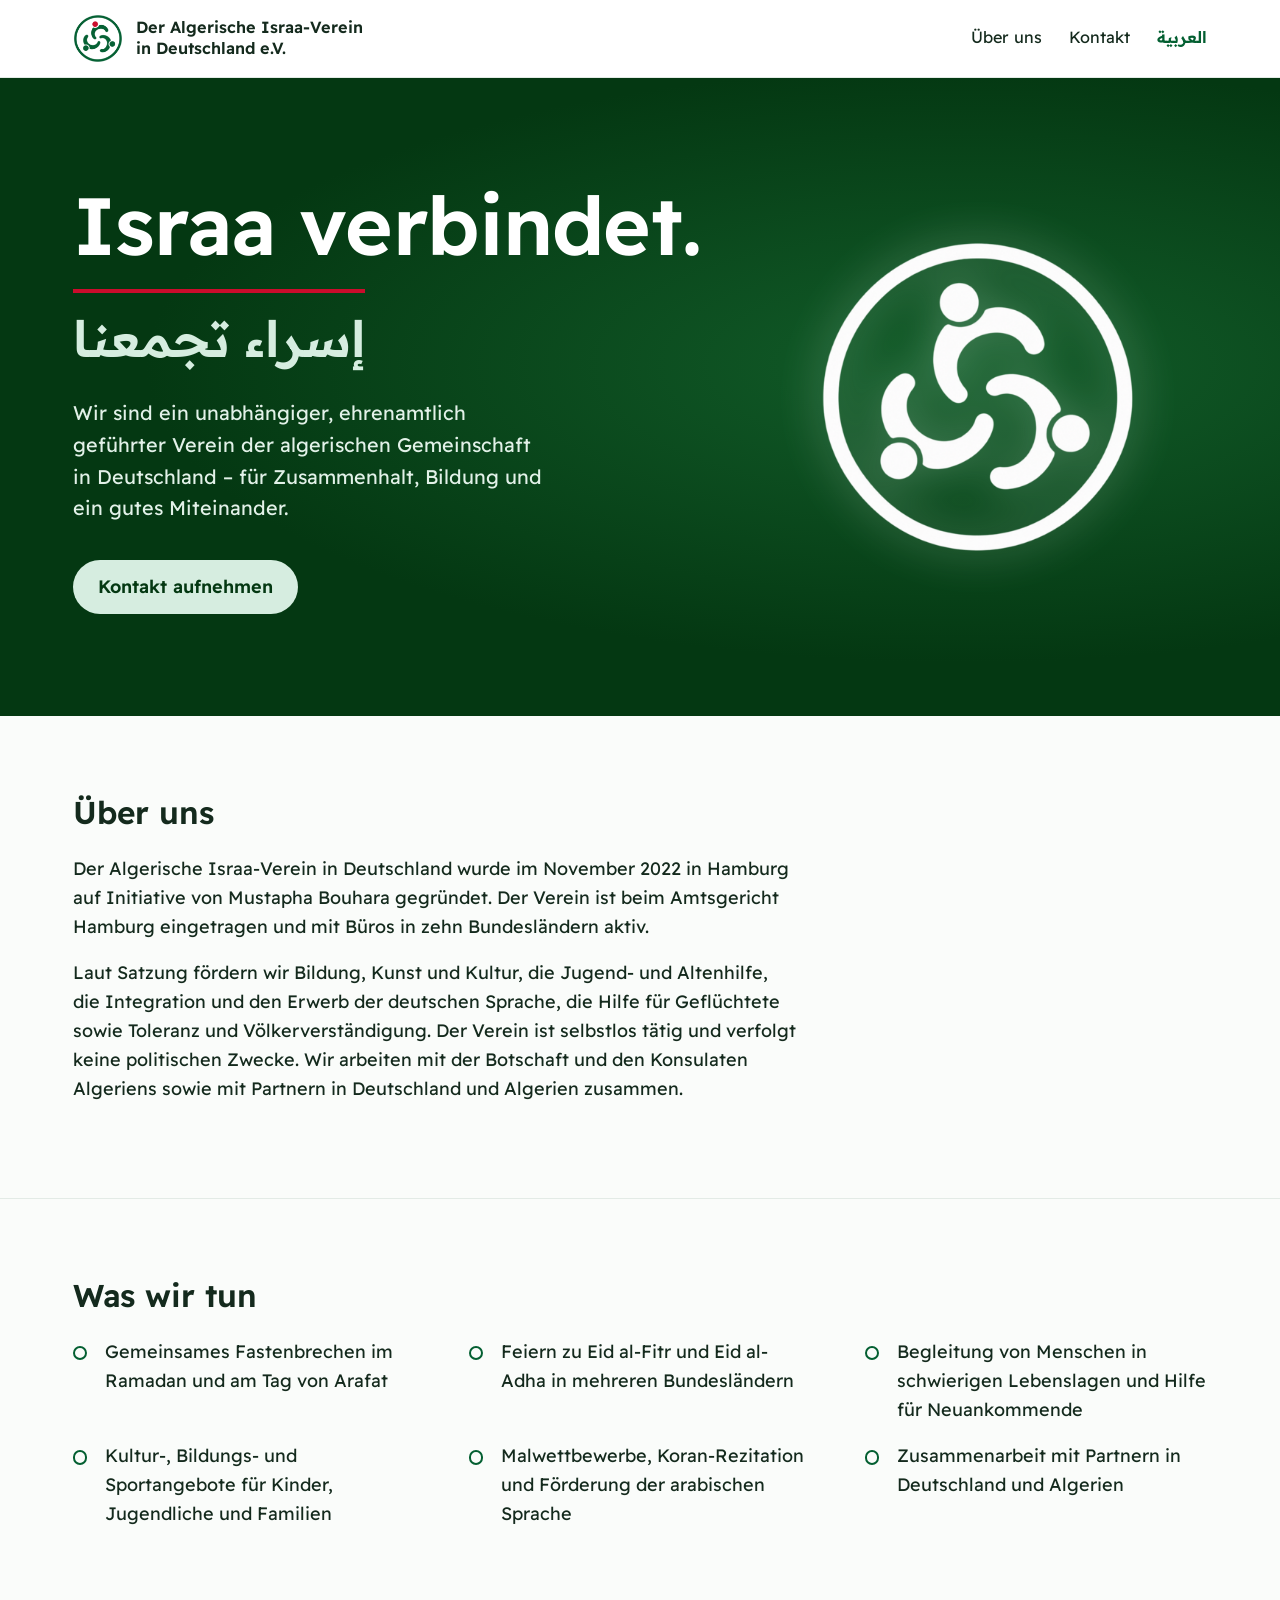
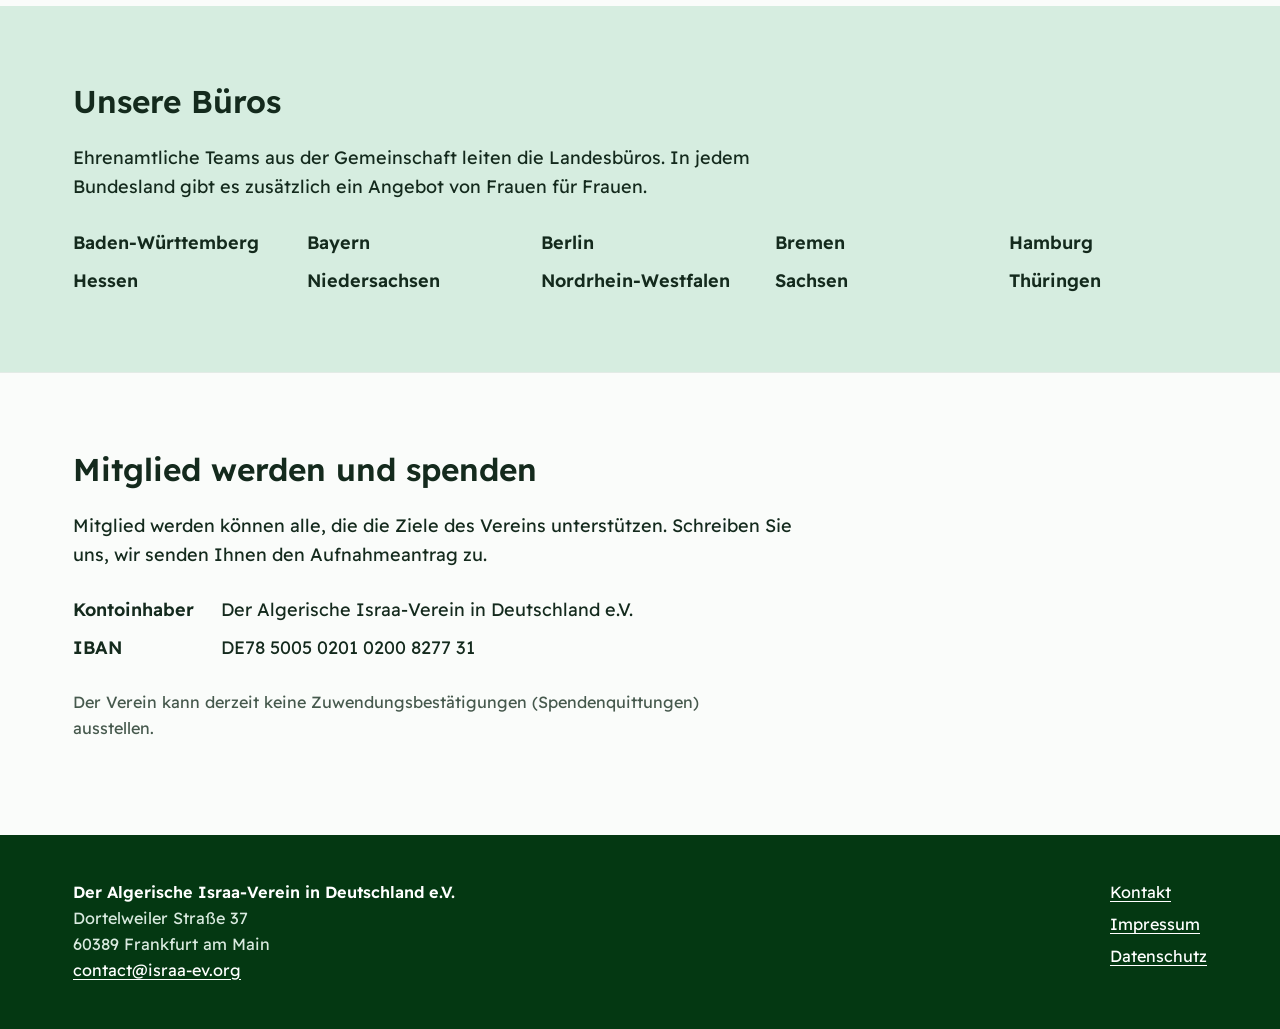
<file: docs/index.html>
<!doctype html>
<html lang="de" dir="ltr">
<head>
  <meta charset="utf-8">
  <meta name="viewport" content="width=device-width, initial-scale=1">
  <title>Der Algerische Israa-Verein in Deutschland e.V.</title>
  <meta name="description" content="Verein der algerischen Gemeinschaft in Deutschland (Sitz: Hamburg, Geschäftsstelle: Frankfurt am Main): Kultur, Bildung, Integration und gegenseitige Hilfe.">
  <link rel="canonical" href="https://israa-ev.org/">
  <link rel="alternate" hreflang="de" href="https://israa-ev.org/">
  <link rel="alternate" hreflang="ar" href="https://israa-ev.org/ar/">
  <link rel="alternate" hreflang="x-default" href="https://israa-ev.org/">
  <meta property="og:type" content="website">
  <meta property="og:site_name" content="Der Algerische Israa-Verein in Deutschland e.V.">
  <meta property="og:title" content="Der Algerische Israa-Verein in Deutschland e.V.">
  <meta property="og:description" content="Verein der algerischen Gemeinschaft in Deutschland (Sitz: Hamburg, Geschäftsstelle: Frankfurt am Main): Kultur, Bildung, Integration und gegenseitige Hilfe.">
  <meta property="og:url" content="https://israa-ev.org/">
  <meta property="og:locale" content="de_DE">
  <meta property="og:locale:alternate" content="ar_AR">
  <meta property="og:image" content="https://israa-ev.org/assets/img/og-image.jpg">
  <meta property="og:image:width" content="1200">
  <meta property="og:image:height" content="630">
  <meta property="og:image:alt" content="Logo des Israa-Vereins mit dem Motto „Israa verbindet.“ und „إسراء تجمعنا“">
  <meta name="twitter:card" content="summary_large_image">
  <link rel="icon" href="assets/img/favicon.png" type="image/png">
  <link rel="apple-touch-icon" href="assets/img/apple-touch-icon.png">
  <link rel="stylesheet" href="assets/css/style.css">
  <script type="application/ld+json">
  {
    "@context": "https://schema.org",
    "@type": "NGO",
    "name": "Der Algerische Israa-Verein in Deutschland e.V.",
    "legalName": "Der Algerische Israa-Verein in Deutschland e.V.",
    "url": "https://israa-ev.org/",
    "logo": "https://israa-ev.org/assets/img/emblem.png",
    "alternateName": ["AIVD", "جمعية إسراء الجزائرية في ألمانيا"],
    "foundingDate": "2022-11",
    "identifier": "Amtsgericht Hamburg, VR 25696",
    "email": "contact@israa-ev.org",
    "sameAs": ["https://www.facebook.com/profile.php?id=100087489116377"],
    "address": {
      "@type": "PostalAddress",
      "streetAddress": "Dortelweiler Straße 37",
      "postalCode": "60389",
      "addressLocality": "Frankfurt am Main",
      "addressRegion": "Hessen",
      "addressCountry": "DE"
    }
  }
  </script>
</head>
<body>
  <a class="skip" href="#inhalt">Zum Inhalt springen</a>

  <header class="site-header">
    <div class="wrap">
      <a class="brand" href="index.html">
        <img src="assets/img/emblem.png" alt="" width="44" height="44">
        <span>Der Algerische Israa-Verein in Deutschland e.V.</span>
      </a>
      <nav class="site-nav" aria-label="Hauptnavigation">
        <ul>
          <li><a href="#ueber-uns">Über uns</a></li>
          <li><a href="kontakt.html">Kontakt</a></li>
          <li class="lang"><a href="ar/index.html" lang="ar" hreflang="ar">العربية</a></li>
        </ul>
      </nav>
    </div>
  </header>

  <main id="inhalt">
    <div class="hero">
      <div class="wrap">
        <div>
          <h1 class="motto">Israa verbindet.<span class="motto-other" lang="ar" dir="rtl">إسراء تجمعنا</span></h1>
          <p>Wir sind ein unabhängiger, ehrenamtlich geführter Verein der algerischen Gemeinschaft in Deutschland – für Zusammenhalt, Bildung und ein gutes Miteinander.</p>
          <a class="button" href="kontakt.html">Kontakt aufnehmen</a>
        </div>
        <img class="hero-logo" src="assets/img/emblem-white.png" alt="Logo des Israa-Vereins" width="440" height="440">
      </div>
    </div>

    <section id="ueber-uns">
      <div class="wrap prose">
        <h2>Über uns</h2>
        <p>Der Algerische Israa-Verein in Deutschland wurde im November 2022 in Hamburg auf Initiative von Mustapha Bouhara gegründet. Der Verein ist beim Amtsgericht Hamburg eingetragen und mit Büros in zehn Bundesländern aktiv.</p>
        <p>Laut Satzung fördern wir Bildung, Kunst und Kultur, die Jugend- und Altenhilfe, die Integration und den Erwerb der deutschen Sprache, die Hilfe für Geflüchtete sowie Toleranz und Völkerverständigung. Der Verein ist selbstlos tätig und verfolgt keine politischen Zwecke. Wir arbeiten mit der Botschaft und den Konsulaten Algeriens sowie mit Partnern in Deutschland und Algerien zusammen.</p>
      </div>
    </section>

    <section>
      <div class="wrap">
        <h2>Was wir tun</h2>
        <ul class="rings">
          <li>Gemeinsames Fastenbrechen im Ramadan und am Tag von Arafat</li>
          <li>Feiern zu Eid al-Fitr und Eid al-Adha in mehreren Bundesländern</li>
          <li>Begleitung von Menschen in schwierigen Lebenslagen und Hilfe für Neuankommende</li>
          <li>Kultur-, Bildungs- und Sportangebote für Kinder, Jugendliche und Familien</li>
          <li>Malwettbewerbe, Koran-Rezitation und Förderung der arabischen Sprache</li>
          <li>Zusammenarbeit mit Partnern in Deutschland und Algerien</li>
        </ul>
      </div>
    </section>

    <section class="band">
      <div class="wrap">
        <h2>Unsere Büros</h2>
        <p class="lede">Ehrenamtliche Teams aus der Gemeinschaft leiten die Landesbüros. In jedem Bundesland gibt es zusätzlich ein Angebot von Frauen für Frauen.</p>
        <ul class="offices">
          <li>Baden-Württemberg</li>
          <li>Bayern</li>
          <li>Berlin</li>
          <li>Bremen</li>
          <li>Hamburg</li>
          <li>Hessen</li>
          <li>Niedersachsen</li>
          <li>Nordrhein-Westfalen</li>
          <li>Sachsen</li>
          <li>Thüringen</li>
        </ul>
      </div>
    </section>

    <section id="unterstuetzen">
      <div class="wrap prose">
        <h2>Mitglied werden und spenden</h2>
        <p>Mitglied werden können alle, die die Ziele des Vereins unterstützen. Schreiben Sie uns, wir senden Ihnen den Aufnahmeantrag zu.</p>
        <dl class="facts">
          <dt>Kontoinhaber</dt>
          <dd>Der Algerische Israa-Verein in Deutschland e.V.</dd>
          <dt>IBAN</dt>
          <dd>DE78 5005 0201 0200 8277 31</dd>
        </dl>
        <p class="note">Der Verein kann derzeit keine Zuwendungsbestätigungen (Spendenquittungen) ausstellen.</p>
      </div>
    </section>
  </main>

  <footer class="site-footer">
    <div class="wrap">
      <address>
        <strong>Der Algerische Israa-Verein in Deutschland e.V.</strong><br>
        Dortelweiler Straße 37<br>
        60389 Frankfurt am Main<br>
        <a href="mailto:contact@israa-ev.org">contact@israa-ev.org</a>
      </address>
      <nav aria-label="Rechtliches">
        <ul>
          <li><a href="kontakt.html">Kontakt</a></li>
          <li><a href="impressum.html">Impressum</a></li>
          <li><a href="datenschutz.html">Datenschutz</a></li>
        </ul>
      </nav>
    </div>
  </footer>
</body>
</html>
</file>
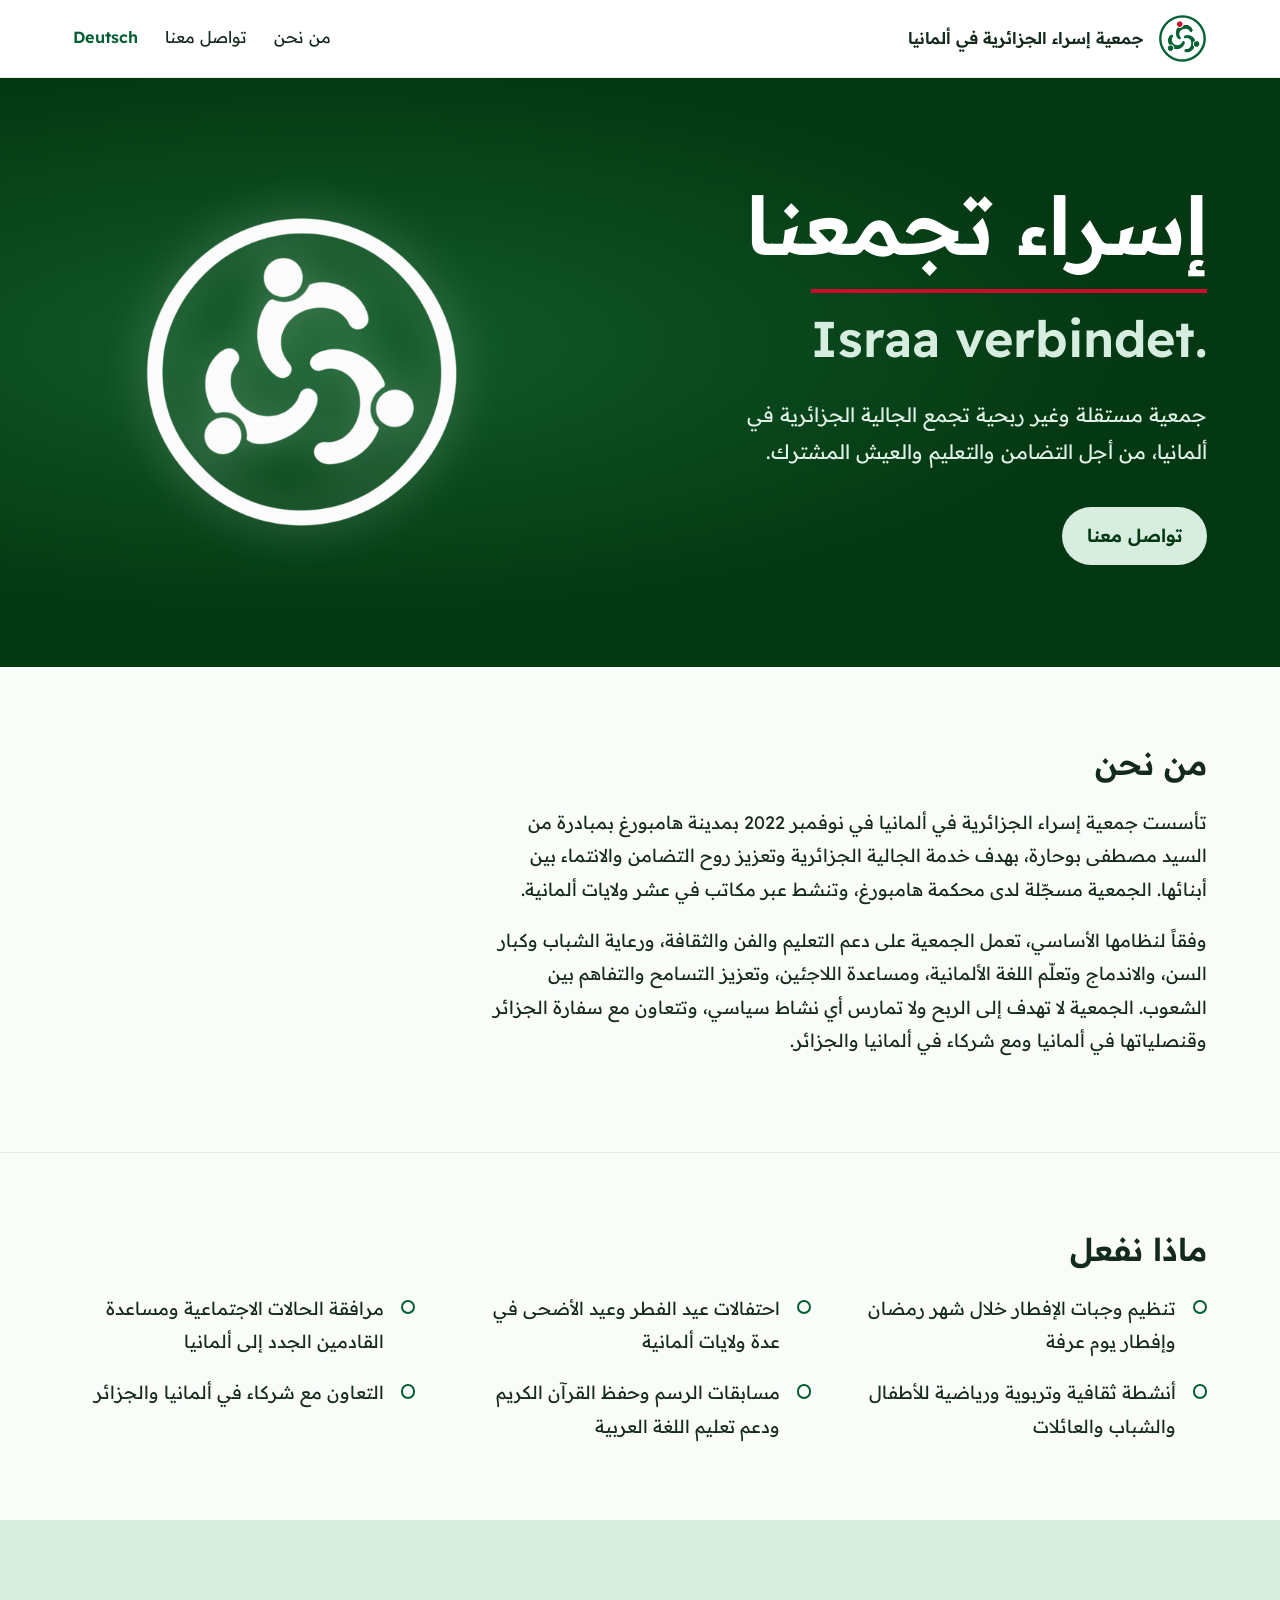
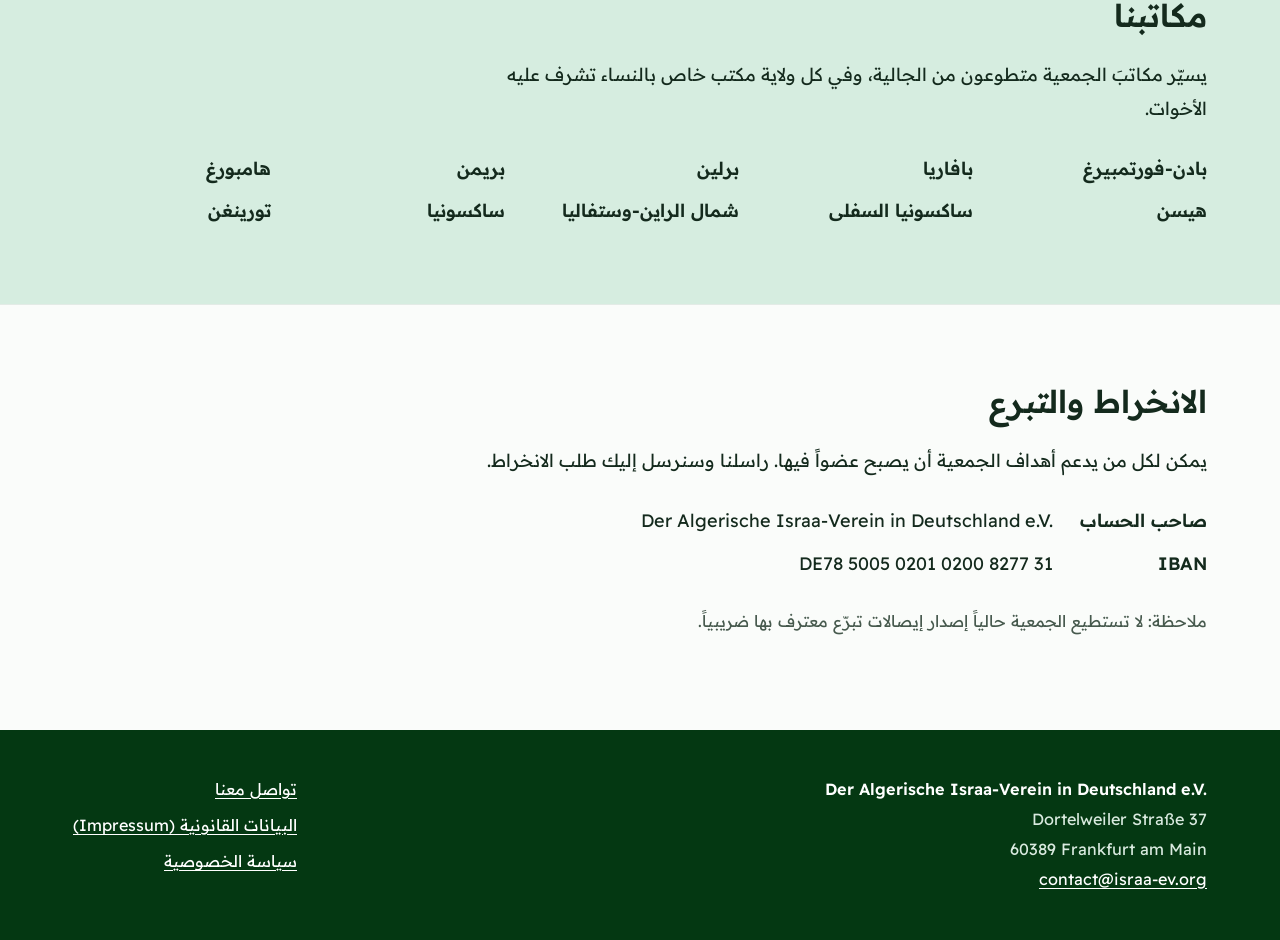
<file: docs/ar/index.html>
<!doctype html>
<html lang="ar" dir="rtl">
<head>
  <meta charset="utf-8">
  <meta name="viewport" content="width=device-width, initial-scale=1">
  <title>جمعية إسراء الجزائرية في ألمانيا</title>
  <meta name="description" content="جمعية مستقلة وغير ربحية للجالية الجزائرية في ألمانيا، مقرها القانوني هامبورغ ومكتبها الإداري في فرانكفورت أم ماين: ثقافة، تعليم، اندماج وتضامن.">
  <link rel="canonical" href="https://israa-ev.org/ar/">
  <link rel="alternate" hreflang="de" href="https://israa-ev.org/">
  <link rel="alternate" hreflang="ar" href="https://israa-ev.org/ar/">
  <link rel="alternate" hreflang="x-default" href="https://israa-ev.org/">
  <meta property="og:type" content="website">
  <meta property="og:site_name" content="جمعية إسراء الجزائرية في ألمانيا">
  <meta property="og:title" content="جمعية إسراء الجزائرية في ألمانيا">
  <meta property="og:description" content="جمعية مستقلة وغير ربحية للجالية الجزائرية في ألمانيا، مقرها القانوني هامبورغ ومكتبها الإداري في فرانكفورت أم ماين: ثقافة، تعليم، اندماج وتضامن.">
  <meta property="og:url" content="https://israa-ev.org/ar/">
  <meta property="og:locale" content="ar_AR">
  <meta property="og:locale:alternate" content="de_DE">
  <meta property="og:image" content="https://israa-ev.org/assets/img/og-image.jpg">
  <meta property="og:image:width" content="1200">
  <meta property="og:image:height" content="630">
  <meta property="og:image:alt" content="شعار جمعية إسراء مع شعار «إسراء تجمعنا»">
  <meta name="twitter:card" content="summary_large_image">
  <link rel="icon" href="../assets/img/favicon.png" type="image/png">
  <link rel="apple-touch-icon" href="../assets/img/apple-touch-icon.png">
  <link rel="stylesheet" href="../assets/css/style.css">
</head>
<body>
  <a class="skip" href="#inhalt">انتقل إلى المحتوى</a>

  <header class="site-header">
    <div class="wrap">
      <a class="brand" href="index.html">
        <img src="../assets/img/emblem.png" alt="" width="44" height="44">
        <span>جمعية إسراء الجزائرية في ألمانيا</span>
      </a>
      <nav class="site-nav" aria-label="القائمة الرئيسية">
        <ul>
          <li><a href="#man-nahnu">من نحن</a></li>
          <li><a href="kontakt.html">تواصل معنا</a></li>
          <li class="lang"><a href="../index.html" lang="de" hreflang="de">Deutsch</a></li>
        </ul>
      </nav>
    </div>
  </header>

  <main id="inhalt">
    <div class="hero">
      <div class="wrap">
        <div>
          <h1 class="motto">إسراء تجمعنا<span class="motto-other" lang="de" dir="ltr">Israa verbindet.</span></h1>
          <p>جمعية مستقلة وغير ربحية تجمع الجالية الجزائرية في ألمانيا، من أجل التضامن والتعليم والعيش المشترك.</p>
          <a class="button" href="kontakt.html">تواصل معنا</a>
        </div>
        <img class="hero-logo" src="../assets/img/emblem-white.png" alt="شعار جمعية إسراء" width="440" height="440">
      </div>
    </div>

    <section id="man-nahnu">
      <div class="wrap prose">
        <h2>من نحن</h2>
        <p>تأسست جمعية إسراء الجزائرية في ألمانيا في نوفمبر 2022 بمدينة هامبورغ بمبادرة من السيد مصطفى بوحارة، بهدف خدمة الجالية الجزائرية وتعزيز روح التضامن والانتماء بين أبنائها. الجمعية مسجّلة لدى محكمة هامبورغ، وتنشط عبر مكاتب في عشر ولايات ألمانية.</p>
        <p>وفقاً لنظامها الأساسي، تعمل الجمعية على دعم التعليم والفن والثقافة، ورعاية الشباب وكبار السن، والاندماج وتعلّم اللغة الألمانية، ومساعدة اللاجئين، وتعزيز التسامح والتفاهم بين الشعوب. الجمعية لا تهدف إلى الربح ولا تمارس أي نشاط سياسي، وتتعاون مع سفارة الجزائر وقنصلياتها في ألمانيا ومع شركاء في ألمانيا والجزائر.</p>
      </div>
    </section>

    <section>
      <div class="wrap">
        <h2>ماذا نفعل</h2>
        <ul class="rings">
          <li>تنظيم وجبات الإفطار خلال شهر رمضان وإفطار يوم عرفة</li>
          <li>احتفالات عيد الفطر وعيد الأضحى في عدة ولايات ألمانية</li>
          <li>مرافقة الحالات الاجتماعية ومساعدة القادمين الجدد إلى ألمانيا</li>
          <li>أنشطة ثقافية وتربوية ورياضية للأطفال والشباب والعائلات</li>
          <li>مسابقات الرسم وحفظ القرآن الكريم ودعم تعليم اللغة العربية</li>
          <li>التعاون مع شركاء في ألمانيا والجزائر</li>
        </ul>
      </div>
    </section>

    <section class="band">
      <div class="wrap">
        <h2>مكاتبنا</h2>
        <p class="lede">يسيّر مكاتبَ الجمعية متطوعون من الجالية، وفي كل ولاية مكتب خاص بالنساء تشرف عليه الأخوات.</p>
        <ul class="offices">
          <li>بادن-فورتمبيرغ</li>
          <li>بافاريا</li>
          <li>برلين</li>
          <li>بريمن</li>
          <li>هامبورغ</li>
          <li>هيسن</li>
          <li>ساكسونيا السفلى</li>
          <li>شمال الراين-وستفاليا</li>
          <li>ساكسونيا</li>
          <li>تورينغن</li>
        </ul>
      </div>
    </section>

    <section id="unterstuetzen">
      <div class="wrap prose">
        <h2>الانخراط والتبرع</h2>
        <p>يمكن لكل من يدعم أهداف الجمعية أن يصبح عضواً فيها. راسلنا وسنرسل إليك طلب الانخراط.</p>
        <dl class="facts">
          <dt>صاحب الحساب</dt>
          <dd lang="de" dir="ltr">Der Algerische Israa-Verein in Deutschland e.V.</dd>
          <dt>IBAN</dt>
          <dd dir="ltr">DE78 5005 0201 0200 8277 31</dd>
        </dl>
        <p class="note">ملاحظة: لا تستطيع الجمعية حالياً إصدار إيصالات تبرّع معترف بها ضريبياً.</p>
      </div>
    </section>
  </main>

  <footer class="site-footer">
    <div class="wrap">
      <address lang="de" dir="ltr">
        <strong>Der Algerische Israa-Verein in Deutschland e.V.</strong><br>
        Dortelweiler Straße 37<br>
        60389 Frankfurt am Main<br>
        <a href="mailto:contact@israa-ev.org">contact@israa-ev.org</a>
      </address>
      <nav aria-label="روابط قانونية">
        <ul>
          <li><a href="kontakt.html">تواصل معنا</a></li>
          <li><a href="impressum.html">البيانات القانونية (Impressum)</a></li>
          <li><a href="datenschutz.html">سياسة الخصوصية</a></li>
        </ul>
      </nav>
    </div>
  </footer>
</body>
</html>
</file>
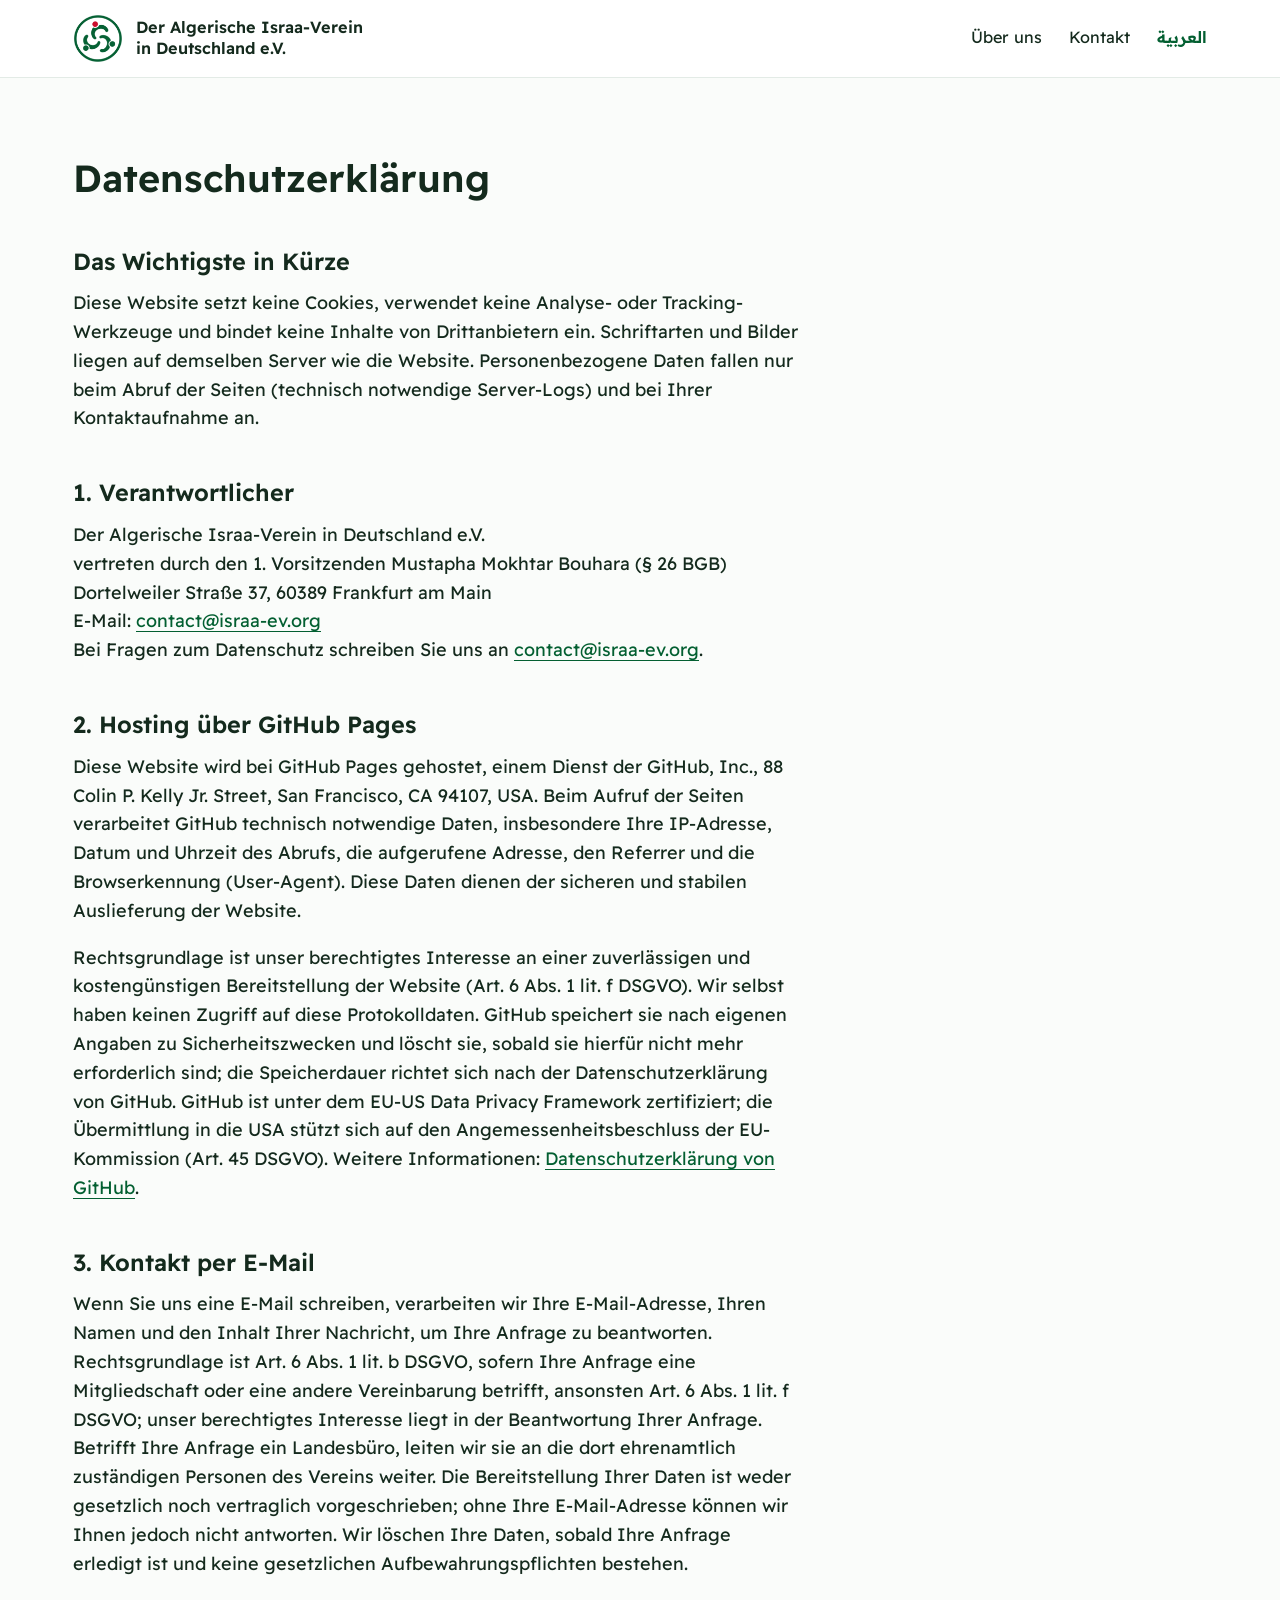
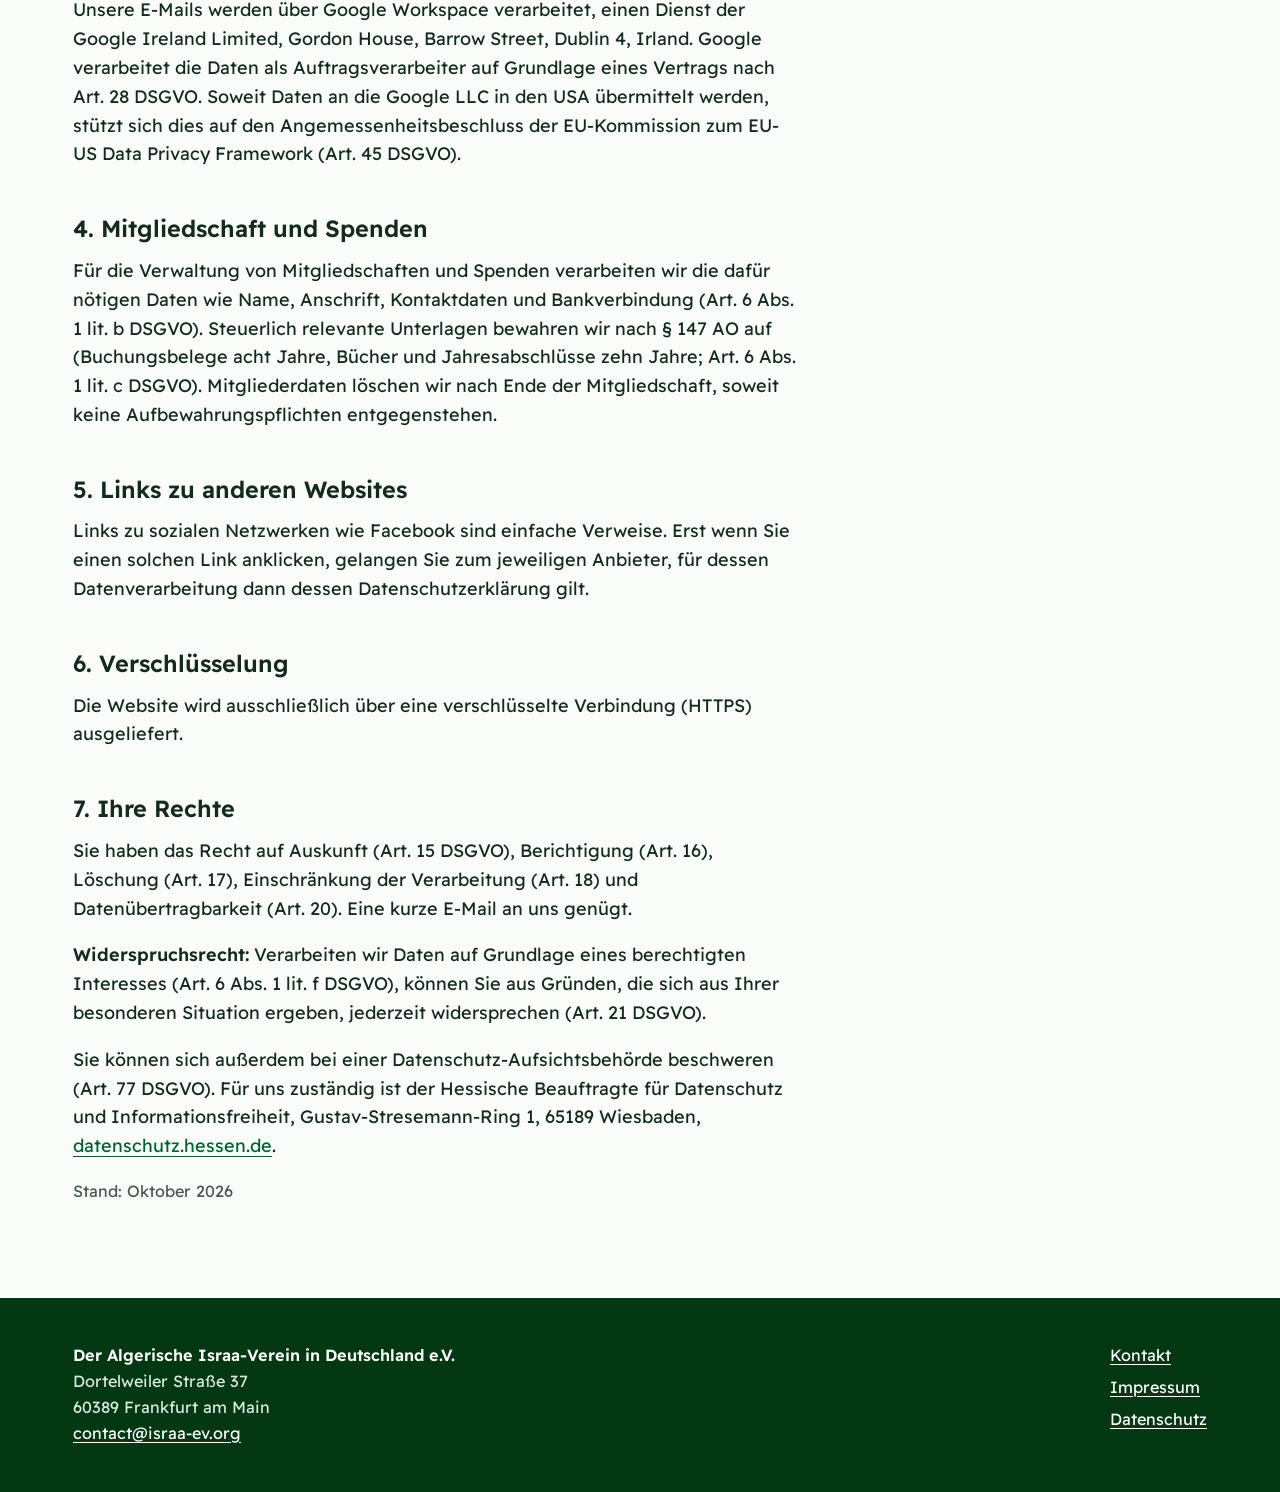
<file: docs/datenschutz.html>
<!doctype html>
<html lang="de" dir="ltr">
<head>
  <meta charset="utf-8">
  <meta name="viewport" content="width=device-width, initial-scale=1">
  <title>Datenschutzerklärung – Der Algerische Israa-Verein in Deutschland e.V.</title>
  <meta name="description" content="Datenschutzerklärung: keine Cookies, kein Tracking. Welche Daten beim Besuch der Website und bei Kontaktaufnahme verarbeitet werden.">
  <link rel="canonical" href="https://israa-ev.org/datenschutz.html">
  <link rel="alternate" hreflang="de" href="https://israa-ev.org/datenschutz.html">
  <link rel="alternate" hreflang="ar" href="https://israa-ev.org/ar/datenschutz.html">
  <link rel="alternate" hreflang="x-default" href="https://israa-ev.org/datenschutz.html">
  <meta property="og:type" content="website">
  <meta property="og:site_name" content="Der Algerische Israa-Verein in Deutschland e.V.">
  <meta property="og:title" content="Datenschutzerklärung – Der Algerische Israa-Verein in Deutschland e.V.">
  <meta property="og:description" content="Datenschutzerklärung: keine Cookies, kein Tracking. Welche Daten beim Besuch der Website und bei Kontaktaufnahme verarbeitet werden.">
  <meta property="og:url" content="https://israa-ev.org/datenschutz.html">
  <meta property="og:locale" content="de_DE">
  <meta property="og:locale:alternate" content="ar_AR">
  <meta property="og:image" content="https://israa-ev.org/assets/img/og-image.jpg">
  <meta property="og:image:width" content="1200">
  <meta property="og:image:height" content="630">
  <meta property="og:image:alt" content="Logo des Israa-Vereins mit dem Motto „Israa verbindet.“ und „إسراء تجمعنا“">
  <meta name="twitter:card" content="summary_large_image">
  <link rel="icon" href="assets/img/favicon.png" type="image/png">
  <link rel="apple-touch-icon" href="assets/img/apple-touch-icon.png">
  <link rel="stylesheet" href="assets/css/style.css">
</head>
<body>
  <a class="skip" href="#inhalt">Zum Inhalt springen</a>

  <header class="site-header">
    <div class="wrap">
      <a class="brand" href="index.html">
        <img src="assets/img/emblem.png" alt="" width="44" height="44">
        <span>Der Algerische Israa-Verein in Deutschland e.V.</span>
      </a>
      <nav class="site-nav" aria-label="Hauptnavigation">
        <ul>
          <li><a href="index.html#ueber-uns">Über uns</a></li>
          <li><a href="kontakt.html">Kontakt</a></li>
          <li class="lang"><a href="ar/datenschutz.html" lang="ar" hreflang="ar">العربية</a></li>
        </ul>
      </nav>
    </div>
  </header>

  <main id="inhalt" class="legal">
    <section>
      <div class="wrap prose">
        <h1>Datenschutzerklärung</h1>

        <h2>Das Wichtigste in Kürze</h2>
        <p>Diese Website setzt keine Cookies, verwendet keine Analyse- oder Tracking-Werkzeuge und bindet keine Inhalte von Drittanbietern ein. Schriftarten und Bilder liegen auf demselben Server wie die Website. Personenbezogene Daten fallen nur beim Abruf der Seiten (technisch notwendige Server-Logs) und bei Ihrer Kontaktaufnahme an.</p>

        <h2>1. Verantwortlicher</h2>
        <address>
          Der Algerische Israa-Verein in Deutschland e.V.<br>
          vertreten durch den 1. Vorsitzenden Mustapha Mokhtar Bouhara (§ 26 BGB)<br>
          Dortelweiler Straße 37, 60389 Frankfurt am Main<br>
          E-Mail: <a href="mailto:contact@israa-ev.org">contact@israa-ev.org</a>
        </address>
        <p>Bei Fragen zum Datenschutz schreiben Sie uns an <a href="mailto:contact@israa-ev.org">contact@israa-ev.org</a>.</p>

        <h2>2. Hosting über GitHub Pages</h2>
        <p>Diese Website wird bei GitHub Pages gehostet, einem Dienst der GitHub, Inc., 88 Colin P. Kelly Jr. Street, San Francisco, CA 94107, USA. Beim Aufruf der Seiten verarbeitet GitHub technisch notwendige Daten, insbesondere Ihre IP-Adresse, Datum und Uhrzeit des Abrufs, die aufgerufene Adresse, den Referrer und die Browserkennung (User-Agent). Diese Daten dienen der sicheren und stabilen Auslieferung der Website.</p>
        <p>Rechtsgrundlage ist unser berechtigtes Interesse an einer zuverlässigen und kostengünstigen Bereitstellung der Website (Art. 6 Abs. 1 lit. f DSGVO). Wir selbst haben keinen Zugriff auf diese Protokolldaten. GitHub speichert sie nach eigenen Angaben zu Sicherheitszwecken und löscht sie, sobald sie hierfür nicht mehr erforderlich sind; die Speicherdauer richtet sich nach der Datenschutzerklärung von GitHub. GitHub ist unter dem EU-US Data Privacy Framework zertifiziert; die Übermittlung in die USA stützt sich auf den Angemessenheitsbeschluss der EU-Kommission (Art. 45 DSGVO). Weitere Informationen: <a href="https://docs.github.com/de/site-policy/privacy-policies/github-general-privacy-statement">Datenschutzerklärung von GitHub</a>.</p>

        <h2>3. Kontakt per E-Mail</h2>
        <p>Wenn Sie uns eine E-Mail schreiben, verarbeiten wir Ihre E-Mail-Adresse, Ihren Namen und den Inhalt Ihrer Nachricht, um Ihre Anfrage zu beantworten. Rechtsgrundlage ist Art. 6 Abs. 1 lit. b DSGVO, sofern Ihre Anfrage eine Mitgliedschaft oder eine andere Vereinbarung betrifft, ansonsten Art. 6 Abs. 1 lit. f DSGVO; unser berechtigtes Interesse liegt in der Beantwortung Ihrer Anfrage. Betrifft Ihre Anfrage ein Landesbüro, leiten wir sie an die dort ehrenamtlich zuständigen Personen des Vereins weiter. Die Bereitstellung Ihrer Daten ist weder gesetzlich noch vertraglich vorgeschrieben; ohne Ihre E-Mail-Adresse können wir Ihnen jedoch nicht antworten. Wir löschen Ihre Daten, sobald Ihre Anfrage erledigt ist und keine gesetzlichen Aufbewahrungspflichten bestehen.</p>
        <p>Unsere E-Mails werden über Google Workspace verarbeitet, einen Dienst der Google Ireland Limited, Gordon House, Barrow Street, Dublin 4, Irland. Google verarbeitet die Daten als Auftragsverarbeiter auf Grundlage eines Vertrags nach Art. 28 DSGVO. Soweit Daten an die Google LLC in den USA übermittelt werden, stützt sich dies auf den Angemessenheitsbeschluss der EU-Kommission zum EU-US Data Privacy Framework (Art. 45 DSGVO).</p>

        <h2>4. Mitgliedschaft und Spenden</h2>
        <p>Für die Verwaltung von Mitgliedschaften und Spenden verarbeiten wir die dafür nötigen Daten wie Name, Anschrift, Kontaktdaten und Bankverbindung (Art. 6 Abs. 1 lit. b DSGVO). Steuerlich relevante Unterlagen bewahren wir nach § 147 AO auf (Buchungsbelege acht Jahre, Bücher und Jahresabschlüsse zehn Jahre; Art. 6 Abs. 1 lit. c DSGVO). Mitgliederdaten löschen wir nach Ende der Mitgliedschaft, soweit keine Aufbewahrungspflichten entgegenstehen.</p>

        <h2>5. Links zu anderen Websites</h2>
        <p>Links zu sozialen Netzwerken wie Facebook sind einfache Verweise. Erst wenn Sie einen solchen Link anklicken, gelangen Sie zum jeweiligen Anbieter, für dessen Datenverarbeitung dann dessen Datenschutzerklärung gilt.</p>

        <h2>6. Verschlüsselung</h2>
        <p>Die Website wird ausschließlich über eine verschlüsselte Verbindung (HTTPS) ausgeliefert.</p>

        <h2>7. Ihre Rechte</h2>
        <p>Sie haben das Recht auf Auskunft (Art. 15 DSGVO), Berichtigung (Art. 16), Löschung (Art. 17), Einschränkung der Verarbeitung (Art. 18) und Datenübertragbarkeit (Art. 20). Eine kurze E-Mail an uns genügt.</p>
        <p><strong>Widerspruchsrecht:</strong> Verarbeiten wir Daten auf Grundlage eines berechtigten Interesses (Art. 6 Abs. 1 lit. f DSGVO), können Sie aus Gründen, die sich aus Ihrer besonderen Situation ergeben, jederzeit widersprechen (Art. 21 DSGVO).</p>
        <p>Sie können sich außerdem bei einer Datenschutz-Aufsichtsbehörde beschweren (Art. 77 DSGVO). Für uns zuständig ist der Hessische Beauftragte für Datenschutz und Informationsfreiheit, Gustav-Stresemann-Ring 1, 65189 Wiesbaden, <a href="https://datenschutz.hessen.de">datenschutz.hessen.de</a>.</p>

        <p class="note">Stand: Oktober 2026</p>
      </div>
    </section>
  </main>

  <footer class="site-footer">
    <div class="wrap">
      <address>
        <strong>Der Algerische Israa-Verein in Deutschland e.V.</strong><br>
        Dortelweiler Straße 37<br>
        60389 Frankfurt am Main<br>
        <a href="mailto:contact@israa-ev.org">contact@israa-ev.org</a>
      </address>
      <nav aria-label="Rechtliches">
        <ul>
          <li><a href="kontakt.html">Kontakt</a></li>
          <li><a href="impressum.html">Impressum</a></li>
          <li><a href="datenschutz.html" aria-current="page">Datenschutz</a></li>
        </ul>
      </nav>
    </div>
  </footer>
</body>
</html>
</file>
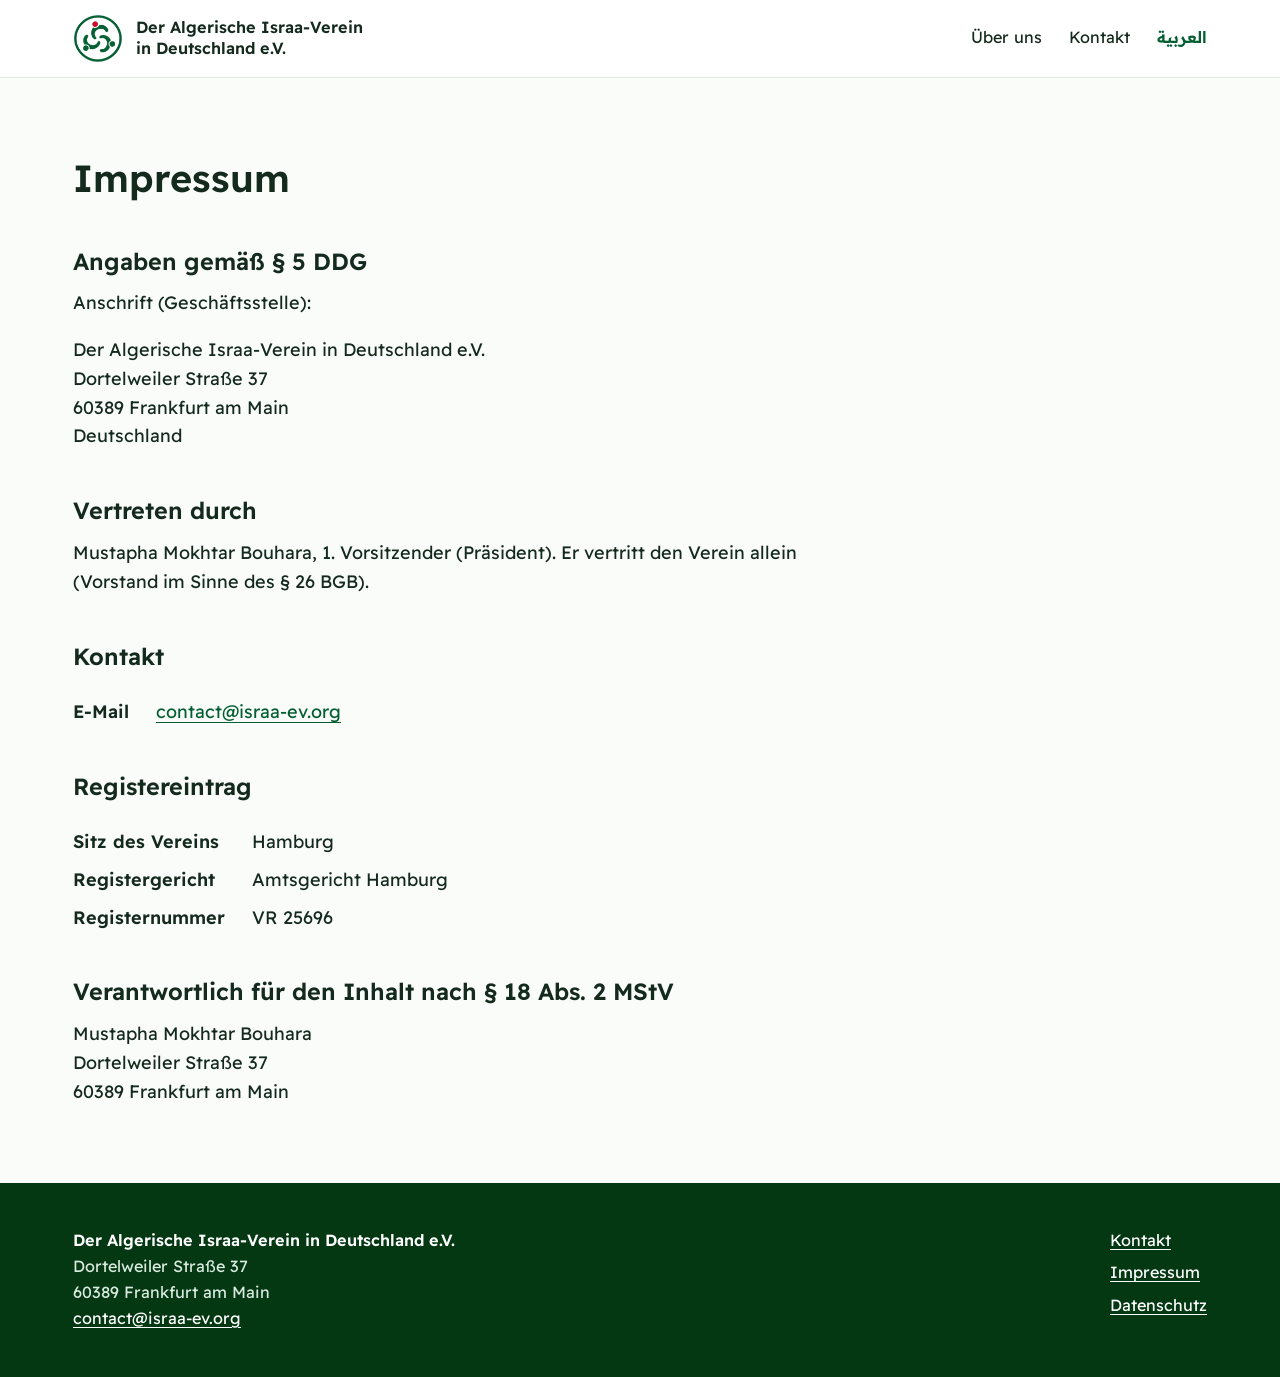
<file: docs/impressum.html>
<!doctype html>
<html lang="de" dir="ltr">
<head>
  <meta charset="utf-8">
  <meta name="viewport" content="width=device-width, initial-scale=1">
  <title>Impressum – Der Algerische Israa-Verein in Deutschland e.V.</title>
  <meta name="description" content="Impressum des Algerischen Israa-Vereins in Deutschland e.V.: Anschrift, Vertretung und Registereintrag.">
  <link rel="canonical" href="https://israa-ev.org/impressum.html">
  <link rel="alternate" hreflang="de" href="https://israa-ev.org/impressum.html">
  <link rel="alternate" hreflang="ar" href="https://israa-ev.org/ar/impressum.html">
  <link rel="alternate" hreflang="x-default" href="https://israa-ev.org/impressum.html">
  <meta property="og:type" content="website">
  <meta property="og:site_name" content="Der Algerische Israa-Verein in Deutschland e.V.">
  <meta property="og:title" content="Impressum – Der Algerische Israa-Verein in Deutschland e.V.">
  <meta property="og:description" content="Impressum des Algerischen Israa-Vereins in Deutschland e.V.: Anschrift, Vertretung und Registereintrag.">
  <meta property="og:url" content="https://israa-ev.org/impressum.html">
  <meta property="og:locale" content="de_DE">
  <meta property="og:locale:alternate" content="ar_AR">
  <meta property="og:image" content="https://israa-ev.org/assets/img/og-image.jpg">
  <meta property="og:image:width" content="1200">
  <meta property="og:image:height" content="630">
  <meta property="og:image:alt" content="Logo des Israa-Vereins mit dem Motto „Israa verbindet.“ und „إسراء تجمعنا“">
  <meta name="twitter:card" content="summary_large_image">
  <link rel="icon" href="assets/img/favicon.png" type="image/png">
  <link rel="apple-touch-icon" href="assets/img/apple-touch-icon.png">
  <link rel="stylesheet" href="assets/css/style.css">
</head>
<body>
  <a class="skip" href="#inhalt">Zum Inhalt springen</a>

  <header class="site-header">
    <div class="wrap">
      <a class="brand" href="index.html">
        <img src="assets/img/emblem.png" alt="" width="44" height="44">
        <span>Der Algerische Israa-Verein in Deutschland e.V.</span>
      </a>
      <nav class="site-nav" aria-label="Hauptnavigation">
        <ul>
          <li><a href="index.html#ueber-uns">Über uns</a></li>
          <li><a href="kontakt.html">Kontakt</a></li>
          <li class="lang"><a href="ar/impressum.html" lang="ar" hreflang="ar">العربية</a></li>
        </ul>
      </nav>
    </div>
  </header>

  <main id="inhalt" class="legal">
    <section>
      <div class="wrap prose">
        <h1>Impressum</h1>

        <h2>Angaben gemäß § 5 DDG</h2>
        <p>Anschrift (Geschäftsstelle):</p>
        <address>
          Der Algerische Israa-Verein in Deutschland e.V.<br>
          Dortelweiler Straße 37<br>
          60389 Frankfurt am Main<br>
          Deutschland
        </address>

        <h2>Vertreten durch</h2>
        <p>Mustapha Mokhtar Bouhara, 1. Vorsitzender (Präsident). Er vertritt den Verein allein (Vorstand im Sinne des § 26 BGB).</p>

        <h2>Kontakt</h2>
        <dl class="facts">
          <dt>E-Mail</dt>
          <dd><a href="mailto:contact@israa-ev.org">contact@israa-ev.org</a></dd>
        </dl>

        <h2>Registereintrag</h2>
        <dl class="facts">
          <dt>Sitz des Vereins</dt>
          <dd>Hamburg</dd>
          <dt>Registergericht</dt>
          <dd>Amtsgericht Hamburg</dd>
          <dt>Registernummer</dt>
          <dd>VR 25696</dd>
        </dl>

        <h2>Verantwortlich für den Inhalt nach § 18 Abs. 2 MStV</h2>
        <address>
          Mustapha Mokhtar Bouhara<br>
          Dortelweiler Straße 37<br>
          60389 Frankfurt am Main
        </address>
      </div>
    </section>
  </main>

  <footer class="site-footer">
    <div class="wrap">
      <address>
        <strong>Der Algerische Israa-Verein in Deutschland e.V.</strong><br>
        Dortelweiler Straße 37<br>
        60389 Frankfurt am Main<br>
        <a href="mailto:contact@israa-ev.org">contact@israa-ev.org</a>
      </address>
      <nav aria-label="Rechtliches">
        <ul>
          <li><a href="kontakt.html">Kontakt</a></li>
          <li><a href="impressum.html" aria-current="page">Impressum</a></li>
          <li><a href="datenschutz.html">Datenschutz</a></li>
        </ul>
      </nav>
    </div>
  </footer>
</body>
</html>
</file>
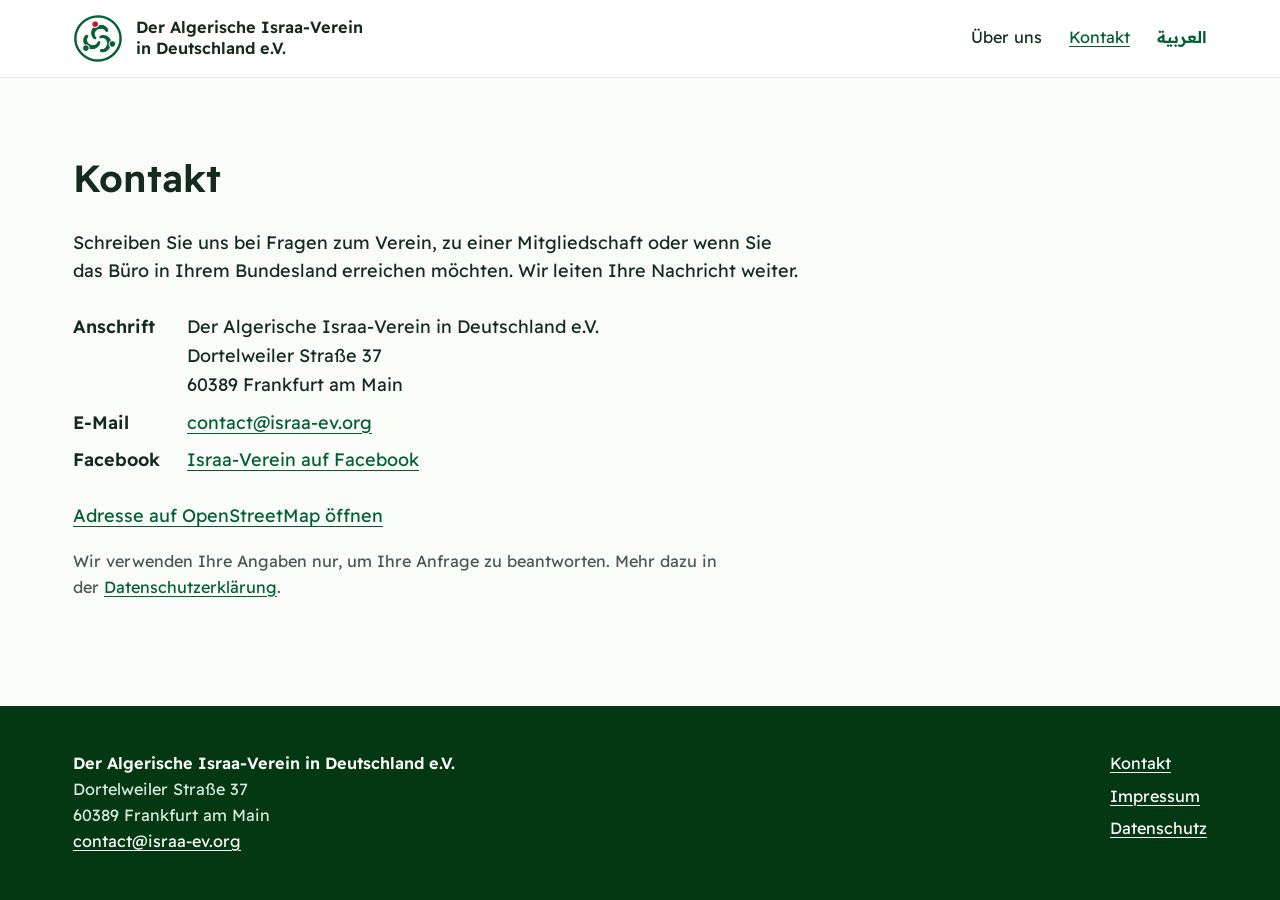
<file: docs/kontakt.html>
<!doctype html>
<html lang="de" dir="ltr">
<head>
  <meta charset="utf-8">
  <meta name="viewport" content="width=device-width, initial-scale=1">
  <title>Kontakt – Der Algerische Israa-Verein in Deutschland e.V.</title>
  <meta name="description" content="So erreichen Sie den Algerischen Israa-Verein in Deutschland e.V. in Frankfurt am Main.">
  <link rel="canonical" href="https://israa-ev.org/kontakt.html">
  <link rel="alternate" hreflang="de" href="https://israa-ev.org/kontakt.html">
  <link rel="alternate" hreflang="ar" href="https://israa-ev.org/ar/kontakt.html">
  <link rel="alternate" hreflang="x-default" href="https://israa-ev.org/kontakt.html">
  <meta property="og:type" content="website">
  <meta property="og:site_name" content="Der Algerische Israa-Verein in Deutschland e.V.">
  <meta property="og:title" content="Kontakt – Der Algerische Israa-Verein in Deutschland e.V.">
  <meta property="og:description" content="So erreichen Sie den Algerischen Israa-Verein in Deutschland e.V. in Frankfurt am Main.">
  <meta property="og:url" content="https://israa-ev.org/kontakt.html">
  <meta property="og:locale" content="de_DE">
  <meta property="og:locale:alternate" content="ar_AR">
  <meta property="og:image" content="https://israa-ev.org/assets/img/og-image.jpg">
  <meta property="og:image:width" content="1200">
  <meta property="og:image:height" content="630">
  <meta property="og:image:alt" content="Logo des Israa-Vereins mit dem Motto „Israa verbindet.“ und „إسراء تجمعنا“">
  <meta name="twitter:card" content="summary_large_image">
  <link rel="icon" href="assets/img/favicon.png" type="image/png">
  <link rel="apple-touch-icon" href="assets/img/apple-touch-icon.png">
  <link rel="stylesheet" href="assets/css/style.css">
</head>
<body>
  <a class="skip" href="#inhalt">Zum Inhalt springen</a>

  <header class="site-header">
    <div class="wrap">
      <a class="brand" href="index.html">
        <img src="assets/img/emblem.png" alt="" width="44" height="44">
        <span>Der Algerische Israa-Verein in Deutschland e.V.</span>
      </a>
      <nav class="site-nav" aria-label="Hauptnavigation">
        <ul>
          <li><a href="index.html#ueber-uns">Über uns</a></li>
          <li><a href="kontakt.html" aria-current="page">Kontakt</a></li>
          <li class="lang"><a href="ar/kontakt.html" lang="ar" hreflang="ar">العربية</a></li>
        </ul>
      </nav>
    </div>
  </header>

  <main id="inhalt" class="legal">
    <section>
      <div class="wrap prose">
        <h1>Kontakt</h1>
        <p>Schreiben Sie uns bei Fragen zum Verein, zu einer Mitgliedschaft oder wenn Sie das Büro in Ihrem Bundesland erreichen möchten. Wir leiten Ihre Nachricht weiter.</p>

        <dl class="facts">
          <dt>Anschrift</dt>
          <dd>
            <address>
              Der Algerische Israa-Verein in Deutschland e.V.<br>
              Dortelweiler Straße 37<br>
              60389 Frankfurt am Main
            </address>
          </dd>
          <dt>E-Mail</dt>
          <dd><a href="mailto:contact@israa-ev.org">contact@israa-ev.org</a></dd>
          <dt>Facebook</dt>
          <dd><a href="https://www.facebook.com/profile.php?id=100087489116377">Israa-Verein auf Facebook</a></dd>
        </dl>

        <p><a href="https://www.openstreetmap.org/search?query=Dortelweiler%20Stra%C3%9Fe%2037%2C%2060389%20Frankfurt%20am%20Main">Adresse auf OpenStreetMap öffnen</a></p>

        <p class="note">Wir verwenden Ihre Angaben nur, um Ihre Anfrage zu beantworten. Mehr dazu in der <a href="datenschutz.html">Datenschutzerklärung</a>.</p>
      </div>
    </section>
  </main>

  <footer class="site-footer">
    <div class="wrap">
      <address>
        <strong>Der Algerische Israa-Verein in Deutschland e.V.</strong><br>
        Dortelweiler Straße 37<br>
        60389 Frankfurt am Main<br>
        <a href="mailto:contact@israa-ev.org">contact@israa-ev.org</a>
      </address>
      <nav aria-label="Rechtliches">
        <ul>
          <li><a href="kontakt.html">Kontakt</a></li>
          <li><a href="impressum.html">Impressum</a></li>
          <li><a href="datenschutz.html">Datenschutz</a></li>
        </ul>
      </nav>
    </div>
  </footer>
</body>
</html>
</file>
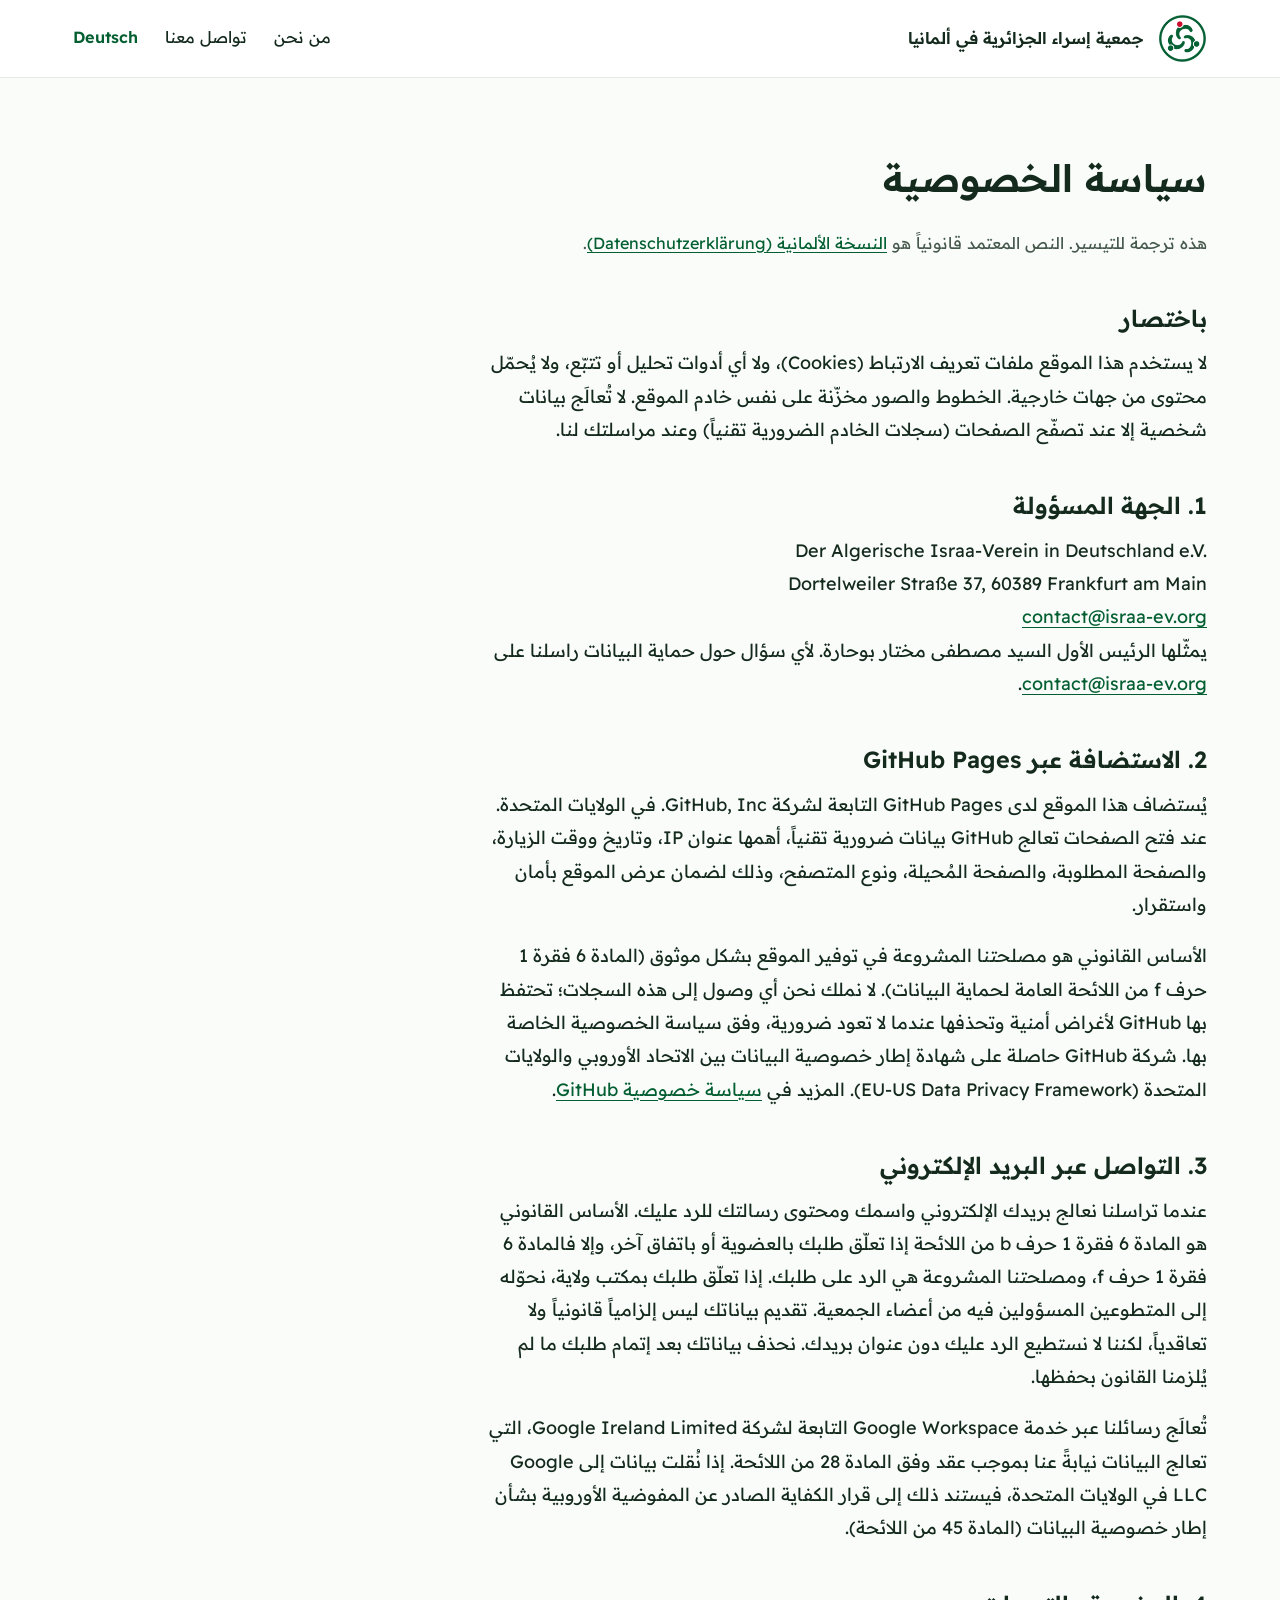
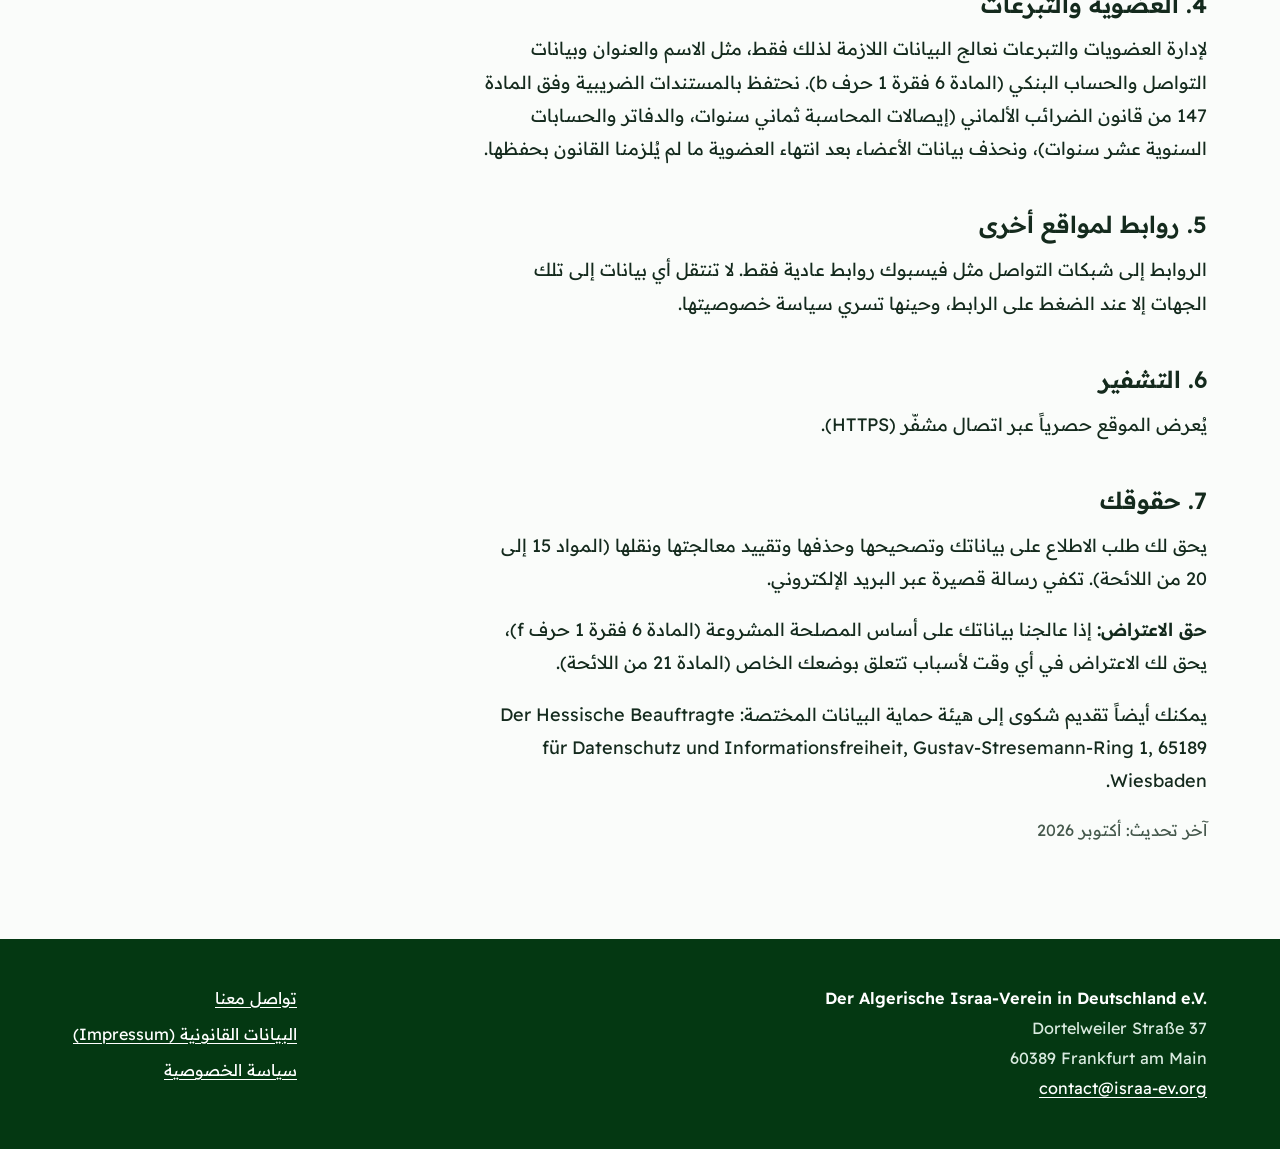
<file: docs/ar/datenschutz.html>
<!doctype html>
<html lang="ar" dir="rtl">
<head>
  <meta charset="utf-8">
  <meta name="viewport" content="width=device-width, initial-scale=1">
  <title>سياسة الخصوصية – جمعية إسراء الجزائرية في ألمانيا</title>
  <meta name="description" content="سياسة الخصوصية: لا ملفات تعريف ارتباط ولا تتبّع. ما البيانات التي نعالجها عند زيارة الموقع والتواصل معنا.">
  <link rel="canonical" href="https://israa-ev.org/ar/datenschutz.html">
  <link rel="alternate" hreflang="de" href="https://israa-ev.org/datenschutz.html">
  <link rel="alternate" hreflang="ar" href="https://israa-ev.org/ar/datenschutz.html">
  <link rel="alternate" hreflang="x-default" href="https://israa-ev.org/datenschutz.html">
  <meta property="og:type" content="website">
  <meta property="og:site_name" content="جمعية إسراء الجزائرية في ألمانيا">
  <meta property="og:title" content="سياسة الخصوصية – جمعية إسراء الجزائرية في ألمانيا">
  <meta property="og:description" content="سياسة الخصوصية: لا ملفات تعريف ارتباط ولا تتبّع. ما البيانات التي نعالجها عند زيارة الموقع والتواصل معنا.">
  <meta property="og:url" content="https://israa-ev.org/ar/datenschutz.html">
  <meta property="og:locale" content="ar_AR">
  <meta property="og:locale:alternate" content="de_DE">
  <meta property="og:image" content="https://israa-ev.org/assets/img/og-image.jpg">
  <meta property="og:image:width" content="1200">
  <meta property="og:image:height" content="630">
  <meta property="og:image:alt" content="شعار جمعية إسراء مع شعار «إسراء تجمعنا»">
  <meta name="twitter:card" content="summary_large_image">
  <link rel="icon" href="../assets/img/favicon.png" type="image/png">
  <link rel="apple-touch-icon" href="../assets/img/apple-touch-icon.png">
  <link rel="stylesheet" href="../assets/css/style.css">
</head>
<body>
  <a class="skip" href="#inhalt">انتقل إلى المحتوى</a>

  <header class="site-header">
    <div class="wrap">
      <a class="brand" href="index.html">
        <img src="../assets/img/emblem.png" alt="" width="44" height="44">
        <span>جمعية إسراء الجزائرية في ألمانيا</span>
      </a>
      <nav class="site-nav" aria-label="القائمة الرئيسية">
        <ul>
          <li><a href="index.html#man-nahnu">من نحن</a></li>
          <li><a href="kontakt.html">تواصل معنا</a></li>
          <li class="lang"><a href="../datenschutz.html" lang="de" hreflang="de">Deutsch</a></li>
        </ul>
      </nav>
    </div>
  </header>

  <main id="inhalt" class="legal">
    <section>
      <div class="wrap prose">
        <h1>سياسة الخصوصية</h1>
        <p class="note">هذه ترجمة للتيسير. النص المعتمد قانونياً هو <a href="../datenschutz.html" lang="de" hreflang="de">النسخة الألمانية (Datenschutzerklärung)</a>.</p>

        <h2>باختصار</h2>
        <p>لا يستخدم هذا الموقع ملفات تعريف الارتباط (Cookies)، ولا أي أدوات تحليل أو تتبّع، ولا يُحمّل محتوى من جهات خارجية. الخطوط والصور مخزّنة على نفس خادم الموقع. لا تُعالَج بيانات شخصية إلا عند تصفّح الصفحات (سجلات الخادم الضرورية تقنياً) وعند مراسلتك لنا.</p>

        <h2>1. الجهة المسؤولة</h2>
        <address lang="de" dir="ltr">
          Der Algerische Israa-Verein in Deutschland e.V.<br>
          Dortelweiler Straße 37, 60389 Frankfurt am Main<br>
          <a href="mailto:contact@israa-ev.org">contact@israa-ev.org</a>
        </address>
        <p>يمثّلها الرئيس الأول السيد مصطفى مختار بوحارة. لأي سؤال حول حماية البيانات راسلنا على <a href="mailto:contact@israa-ev.org" dir="ltr">contact@israa-ev.org</a>.</p>

        <h2>2. الاستضافة عبر GitHub Pages</h2>
        <p>يُستضاف هذا الموقع لدى GitHub Pages التابعة لشركة GitHub, Inc. في الولايات المتحدة. عند فتح الصفحات تعالج GitHub بيانات ضرورية تقنياً، أهمها عنوان IP، وتاريخ ووقت الزيارة، والصفحة المطلوبة، والصفحة المُحيلة، ونوع المتصفح، وذلك لضمان عرض الموقع بأمان واستقرار.</p>
        <p>الأساس القانوني هو مصلحتنا المشروعة في توفير الموقع بشكل موثوق (المادة 6 فقرة 1 حرف f من اللائحة العامة لحماية البيانات). لا نملك نحن أي وصول إلى هذه السجلات؛ تحتفظ بها GitHub لأغراض أمنية وتحذفها عندما لا تعود ضرورية، وفق سياسة الخصوصية الخاصة بها. شركة GitHub حاصلة على شهادة إطار خصوصية البيانات بين الاتحاد الأوروبي والولايات المتحدة (EU-US Data Privacy Framework). المزيد في <a href="https://docs.github.com/de/site-policy/privacy-policies/github-general-privacy-statement">سياسة خصوصية GitHub</a>.</p>

        <h2>3. التواصل عبر البريد الإلكتروني</h2>
        <p>عندما تراسلنا نعالج بريدك الإلكتروني واسمك ومحتوى رسالتك للرد عليك. الأساس القانوني هو المادة 6 فقرة 1 حرف b من اللائحة إذا تعلّق طلبك بالعضوية أو باتفاق آخر، وإلا فالمادة 6 فقرة 1 حرف f، ومصلحتنا المشروعة هي الرد على طلبك. إذا تعلّق طلبك بمكتب ولاية، نحوّله إلى المتطوعين المسؤولين فيه من أعضاء الجمعية. تقديم بياناتك ليس إلزامياً قانونياً ولا تعاقدياً، لكننا لا نستطيع الرد عليك دون عنوان بريدك. نحذف بياناتك بعد إتمام طلبك ما لم يُلزمنا القانون بحفظها.</p>
        <p>تُعالَج رسائلنا عبر خدمة Google Workspace التابعة لشركة Google Ireland Limited، التي تعالج البيانات نيابةً عنا بموجب عقد وفق المادة 28 من اللائحة. إذا نُقلت بيانات إلى Google LLC في الولايات المتحدة، فيستند ذلك إلى قرار الكفاية الصادر عن المفوضية الأوروبية بشأن إطار خصوصية البيانات (المادة 45 من اللائحة).</p>

        <h2>4. العضوية والتبرعات</h2>
        <p>لإدارة العضويات والتبرعات نعالج البيانات اللازمة لذلك فقط، مثل الاسم والعنوان وبيانات التواصل والحساب البنكي (المادة 6 فقرة 1 حرف b). نحتفظ بالمستندات الضريبية وفق المادة 147 من قانون الضرائب الألماني (إيصالات المحاسبة ثماني سنوات، والدفاتر والحسابات السنوية عشر سنوات)، ونحذف بيانات الأعضاء بعد انتهاء العضوية ما لم يُلزمنا القانون بحفظها.</p>

        <h2>5. روابط لمواقع أخرى</h2>
        <p>الروابط إلى شبكات التواصل مثل فيسبوك روابط عادية فقط. لا تنتقل أي بيانات إلى تلك الجهات إلا عند الضغط على الرابط، وحينها تسري سياسة خصوصيتها.</p>

        <h2>6. التشفير</h2>
        <p>يُعرض الموقع حصرياً عبر اتصال مشفّر (HTTPS).</p>

        <h2>7. حقوقك</h2>
        <p>يحق لك طلب الاطلاع على بياناتك وتصحيحها وحذفها وتقييد معالجتها ونقلها (المواد 15 إلى 20 من اللائحة). تكفي رسالة قصيرة عبر البريد الإلكتروني.</p>
        <p><strong>حق الاعتراض:</strong> إذا عالجنا بياناتك على أساس المصلحة المشروعة (المادة 6 فقرة 1 حرف f)، يحق لك الاعتراض في أي وقت لأسباب تتعلق بوضعك الخاص (المادة 21 من اللائحة).</p>
        <p>يمكنك أيضاً تقديم شكوى إلى هيئة حماية البيانات المختصة: <span lang="de" dir="ltr">Der Hessische Beauftragte für Datenschutz und Informationsfreiheit, Gustav-Stresemann-Ring 1, 65189 Wiesbaden</span>.</p>

        <p class="note">آخر تحديث: أكتوبر 2026</p>
      </div>
    </section>
  </main>

  <footer class="site-footer">
    <div class="wrap">
      <address lang="de" dir="ltr">
        <strong>Der Algerische Israa-Verein in Deutschland e.V.</strong><br>
        Dortelweiler Straße 37<br>
        60389 Frankfurt am Main<br>
        <a href="mailto:contact@israa-ev.org">contact@israa-ev.org</a>
      </address>
      <nav aria-label="روابط قانونية">
        <ul>
          <li><a href="kontakt.html">تواصل معنا</a></li>
          <li><a href="impressum.html">البيانات القانونية (Impressum)</a></li>
          <li><a href="datenschutz.html" aria-current="page">سياسة الخصوصية</a></li>
        </ul>
      </nav>
    </div>
  </footer>
</body>
</html>
</file>
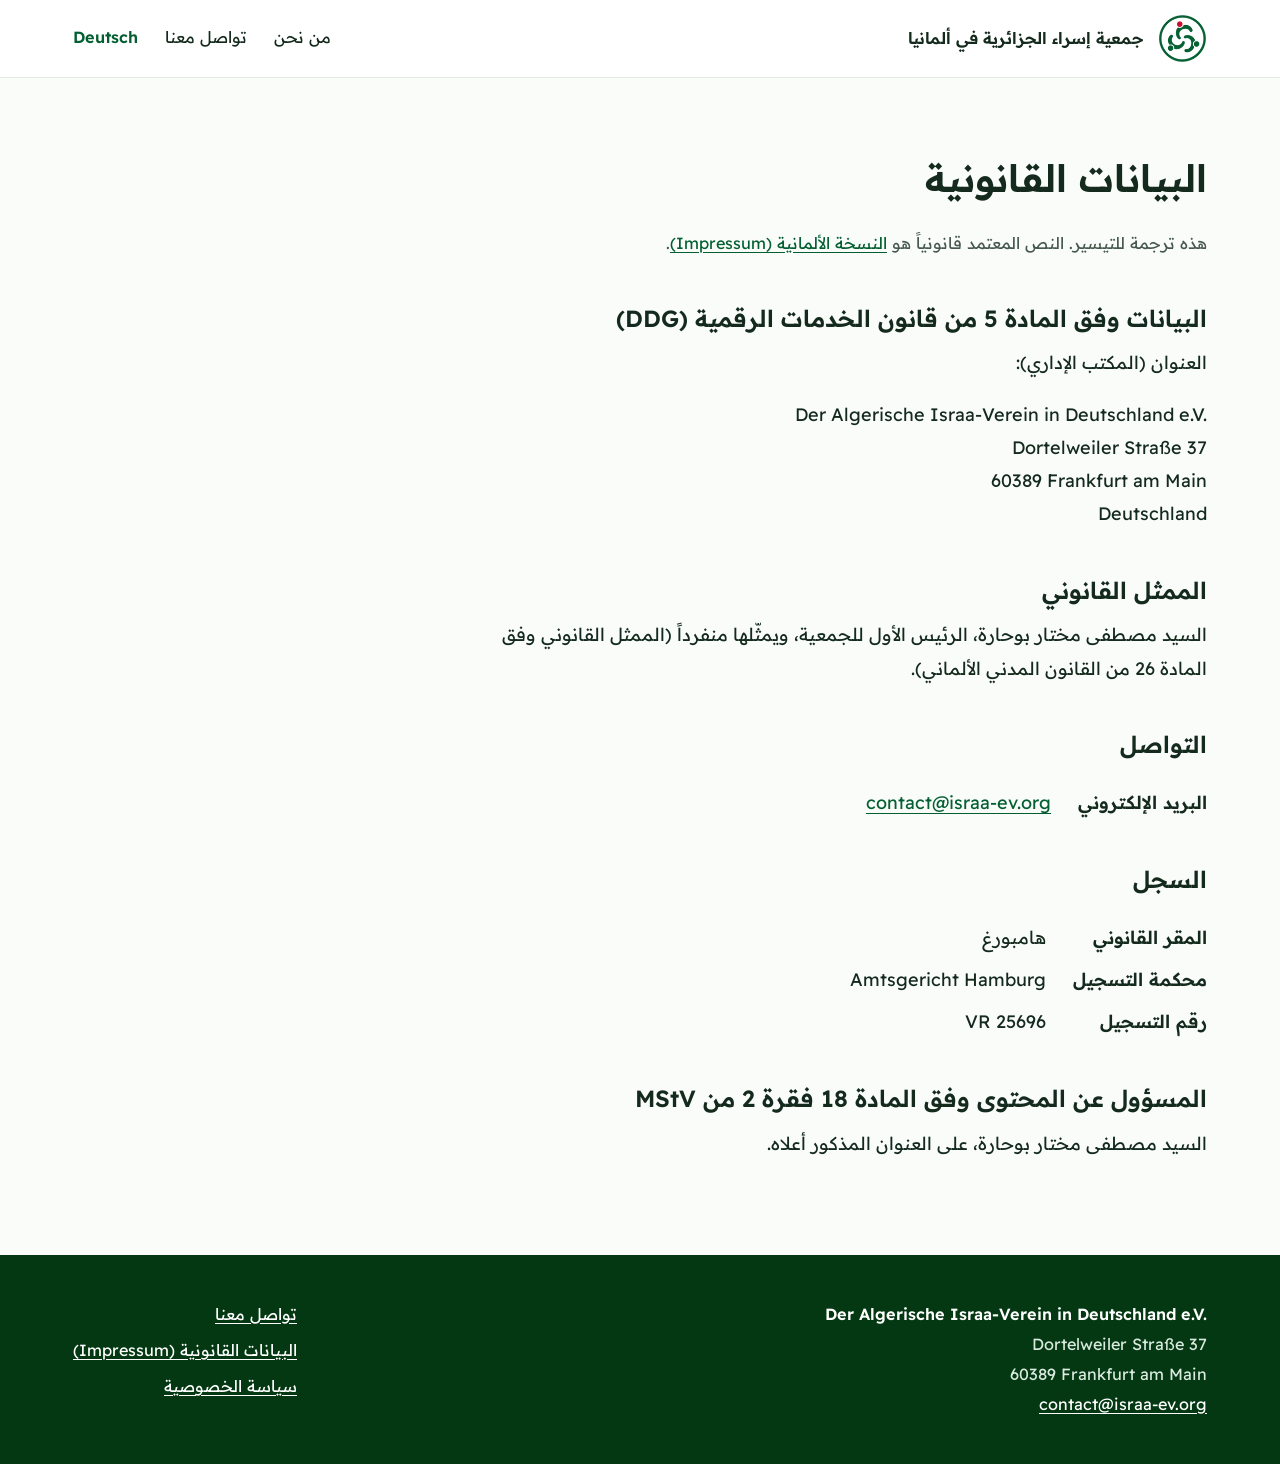
<file: docs/ar/impressum.html>
<!doctype html>
<html lang="ar" dir="rtl">
<head>
  <meta charset="utf-8">
  <meta name="viewport" content="width=device-width, initial-scale=1">
  <title>البيانات القانونية – جمعية إسراء الجزائرية في ألمانيا</title>
  <meta name="description" content="البيانات القانونية لجمعية إسراء الجزائرية في ألمانيا: العنوان والممثل القانوني والتسجيل.">
  <link rel="canonical" href="https://israa-ev.org/ar/impressum.html">
  <link rel="alternate" hreflang="de" href="https://israa-ev.org/impressum.html">
  <link rel="alternate" hreflang="ar" href="https://israa-ev.org/ar/impressum.html">
  <link rel="alternate" hreflang="x-default" href="https://israa-ev.org/impressum.html">
  <meta property="og:type" content="website">
  <meta property="og:site_name" content="جمعية إسراء الجزائرية في ألمانيا">
  <meta property="og:title" content="البيانات القانونية – جمعية إسراء الجزائرية في ألمانيا">
  <meta property="og:description" content="البيانات القانونية لجمعية إسراء الجزائرية في ألمانيا: العنوان والممثل القانوني والتسجيل.">
  <meta property="og:url" content="https://israa-ev.org/ar/impressum.html">
  <meta property="og:locale" content="ar_AR">
  <meta property="og:locale:alternate" content="de_DE">
  <meta property="og:image" content="https://israa-ev.org/assets/img/og-image.jpg">
  <meta property="og:image:width" content="1200">
  <meta property="og:image:height" content="630">
  <meta property="og:image:alt" content="شعار جمعية إسراء مع شعار «إسراء تجمعنا»">
  <meta name="twitter:card" content="summary_large_image">
  <link rel="icon" href="../assets/img/favicon.png" type="image/png">
  <link rel="apple-touch-icon" href="../assets/img/apple-touch-icon.png">
  <link rel="stylesheet" href="../assets/css/style.css">
</head>
<body>
  <a class="skip" href="#inhalt">انتقل إلى المحتوى</a>

  <header class="site-header">
    <div class="wrap">
      <a class="brand" href="index.html">
        <img src="../assets/img/emblem.png" alt="" width="44" height="44">
        <span>جمعية إسراء الجزائرية في ألمانيا</span>
      </a>
      <nav class="site-nav" aria-label="القائمة الرئيسية">
        <ul>
          <li><a href="index.html#man-nahnu">من نحن</a></li>
          <li><a href="kontakt.html">تواصل معنا</a></li>
          <li class="lang"><a href="../impressum.html" lang="de" hreflang="de">Deutsch</a></li>
        </ul>
      </nav>
    </div>
  </header>

  <main id="inhalt" class="legal">
    <section>
      <div class="wrap prose">
        <h1>البيانات القانونية</h1>
        <p class="note">هذه ترجمة للتيسير. النص المعتمد قانونياً هو <a href="../impressum.html" lang="de" hreflang="de">النسخة الألمانية (Impressum)</a>.</p>

        <h2>البيانات وفق المادة 5 من قانون الخدمات الرقمية (DDG)</h2>
        <p>العنوان (المكتب الإداري):</p>
        <address lang="de" dir="ltr">
          Der Algerische Israa-Verein in Deutschland e.V.<br>
          Dortelweiler Straße 37<br>
          60389 Frankfurt am Main<br>
          Deutschland
        </address>

        <h2>الممثل القانوني</h2>
        <p>السيد مصطفى مختار بوحارة، الرئيس الأول للجمعية، ويمثّلها منفرداً (الممثل القانوني وفق المادة 26 من القانون المدني الألماني).</p>

        <h2>التواصل</h2>
        <dl class="facts">
          <dt>البريد الإلكتروني</dt>
          <dd dir="ltr"><a href="mailto:contact@israa-ev.org">contact@israa-ev.org</a></dd>
        </dl>

        <h2>السجل</h2>
        <dl class="facts">
          <dt>المقر القانوني</dt>
          <dd>هامبورغ</dd>
          <dt>محكمة التسجيل</dt>
          <dd lang="de" dir="ltr">Amtsgericht Hamburg</dd>
          <dt>رقم التسجيل</dt>
          <dd lang="de" dir="ltr">VR 25696</dd>
        </dl>

        <h2>المسؤول عن المحتوى وفق المادة 18 فقرة 2 من MStV</h2>
        <p>السيد مصطفى مختار بوحارة، على العنوان المذكور أعلاه.</p>
      </div>
    </section>
  </main>

  <footer class="site-footer">
    <div class="wrap">
      <address lang="de" dir="ltr">
        <strong>Der Algerische Israa-Verein in Deutschland e.V.</strong><br>
        Dortelweiler Straße 37<br>
        60389 Frankfurt am Main<br>
        <a href="mailto:contact@israa-ev.org">contact@israa-ev.org</a>
      </address>
      <nav aria-label="روابط قانونية">
        <ul>
          <li><a href="kontakt.html">تواصل معنا</a></li>
          <li><a href="impressum.html" aria-current="page">البيانات القانونية (Impressum)</a></li>
          <li><a href="datenschutz.html">سياسة الخصوصية</a></li>
        </ul>
      </nav>
    </div>
  </footer>
</body>
</html>
</file>
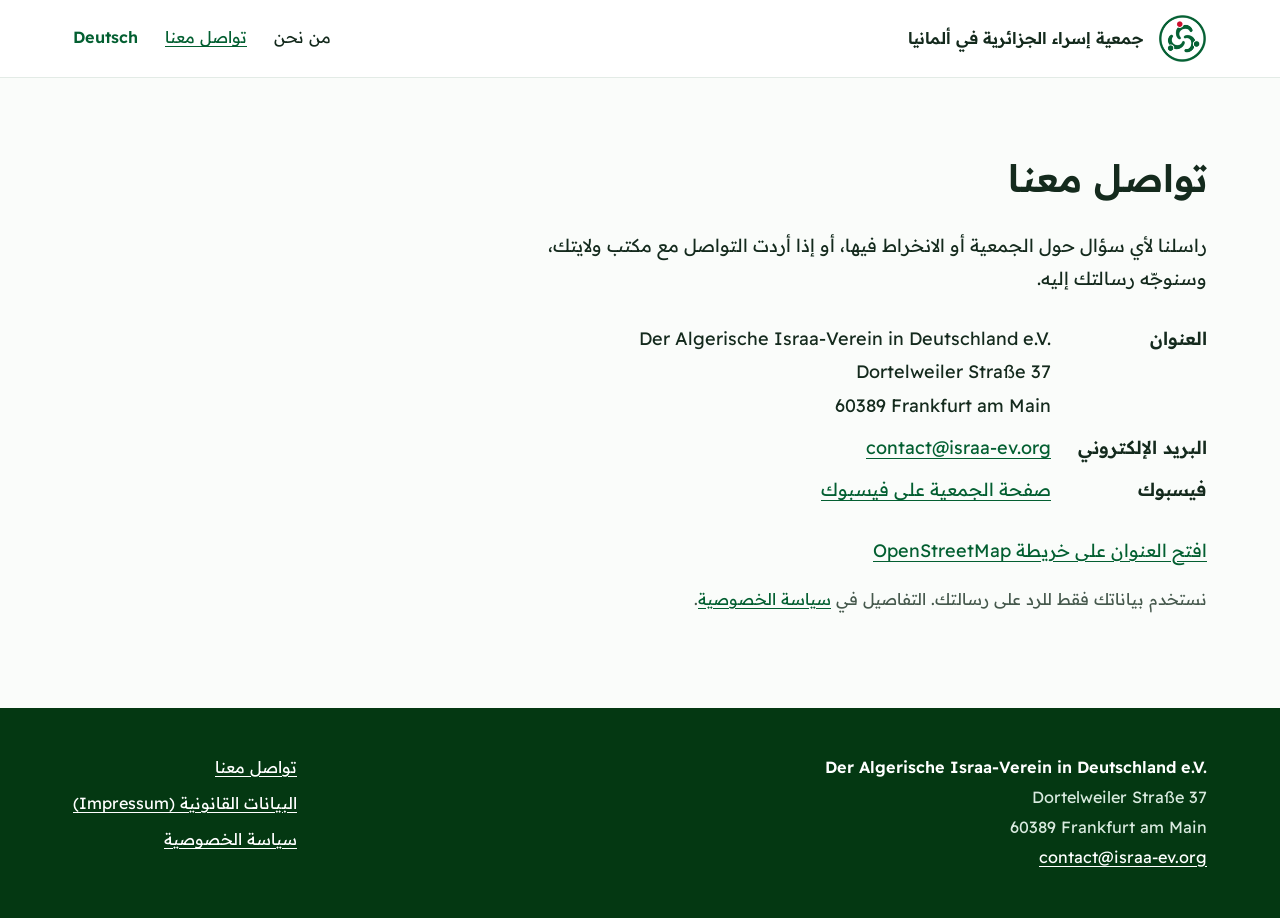
<file: docs/ar/kontakt.html>
<!doctype html>
<html lang="ar" dir="rtl">
<head>
  <meta charset="utf-8">
  <meta name="viewport" content="width=device-width, initial-scale=1">
  <title>تواصل معنا – جمعية إسراء الجزائرية في ألمانيا</title>
  <meta name="description" content="طرق التواصل مع جمعية إسراء الجزائرية في ألمانيا في فرانكفورت أم ماين.">
  <link rel="canonical" href="https://israa-ev.org/ar/kontakt.html">
  <link rel="alternate" hreflang="de" href="https://israa-ev.org/kontakt.html">
  <link rel="alternate" hreflang="ar" href="https://israa-ev.org/ar/kontakt.html">
  <link rel="alternate" hreflang="x-default" href="https://israa-ev.org/kontakt.html">
  <meta property="og:type" content="website">
  <meta property="og:site_name" content="جمعية إسراء الجزائرية في ألمانيا">
  <meta property="og:title" content="تواصل معنا – جمعية إسراء الجزائرية في ألمانيا">
  <meta property="og:description" content="طرق التواصل مع جمعية إسراء الجزائرية في ألمانيا في فرانكفورت أم ماين.">
  <meta property="og:url" content="https://israa-ev.org/ar/kontakt.html">
  <meta property="og:locale" content="ar_AR">
  <meta property="og:locale:alternate" content="de_DE">
  <meta property="og:image" content="https://israa-ev.org/assets/img/og-image.jpg">
  <meta property="og:image:width" content="1200">
  <meta property="og:image:height" content="630">
  <meta property="og:image:alt" content="شعار جمعية إسراء مع شعار «إسراء تجمعنا»">
  <meta name="twitter:card" content="summary_large_image">
  <link rel="icon" href="../assets/img/favicon.png" type="image/png">
  <link rel="apple-touch-icon" href="../assets/img/apple-touch-icon.png">
  <link rel="stylesheet" href="../assets/css/style.css">
</head>
<body>
  <a class="skip" href="#inhalt">انتقل إلى المحتوى</a>

  <header class="site-header">
    <div class="wrap">
      <a class="brand" href="index.html">
        <img src="../assets/img/emblem.png" alt="" width="44" height="44">
        <span>جمعية إسراء الجزائرية في ألمانيا</span>
      </a>
      <nav class="site-nav" aria-label="القائمة الرئيسية">
        <ul>
          <li><a href="index.html#man-nahnu">من نحن</a></li>
          <li><a href="kontakt.html" aria-current="page">تواصل معنا</a></li>
          <li class="lang"><a href="../kontakt.html" lang="de" hreflang="de">Deutsch</a></li>
        </ul>
      </nav>
    </div>
  </header>

  <main id="inhalt" class="legal">
    <section>
      <div class="wrap prose">
        <h1>تواصل معنا</h1>
        <p>راسلنا لأي سؤال حول الجمعية أو الانخراط فيها، أو إذا أردت التواصل مع مكتب ولايتك، وسنوجّه رسالتك إليه.</p>

        <dl class="facts">
          <dt>العنوان</dt>
          <dd>
            <address lang="de" dir="ltr">
              Der Algerische Israa-Verein in Deutschland e.V.<br>
              Dortelweiler Straße 37<br>
              60389 Frankfurt am Main
            </address>
          </dd>
          <dt>البريد الإلكتروني</dt>
          <dd dir="ltr"><a href="mailto:contact@israa-ev.org">contact@israa-ev.org</a></dd>
          <dt>فيسبوك</dt>
          <dd><a href="https://www.facebook.com/profile.php?id=100087489116377">صفحة الجمعية على فيسبوك</a></dd>
        </dl>

        <p><a href="https://www.openstreetmap.org/search?query=Dortelweiler%20Stra%C3%9Fe%2037%2C%2060389%20Frankfurt%20am%20Main">افتح العنوان على خريطة OpenStreetMap</a></p>

        <p class="note">نستخدم بياناتك فقط للرد على رسالتك. التفاصيل في <a href="datenschutz.html">سياسة الخصوصية</a>.</p>
      </div>
    </section>
  </main>

  <footer class="site-footer">
    <div class="wrap">
      <address lang="de" dir="ltr">
        <strong>Der Algerische Israa-Verein in Deutschland e.V.</strong><br>
        Dortelweiler Straße 37<br>
        60389 Frankfurt am Main<br>
        <a href="mailto:contact@israa-ev.org">contact@israa-ev.org</a>
      </address>
      <nav aria-label="روابط قانونية">
        <ul>
          <li><a href="kontakt.html">تواصل معنا</a></li>
          <li><a href="impressum.html">البيانات القانونية (Impressum)</a></li>
          <li><a href="datenschutz.html">سياسة الخصوصية</a></li>
        </ul>
      </nav>
    </div>
  </footer>
</body>
</html>
</file>
<file: docs/assets/css/style.css>
/* Readex Pro, self-hosted (SIL Open Font License) — no requests to third parties */
@font-face {
  font-family: "Readex Pro";
  font-style: normal;
  font-weight: 400;
  font-display: swap;
  src: url("../fonts/readex-pro-arabic-400-normal.woff2") format("woff2");
  unicode-range: U+0600-06FF, U+0750-077F, U+0870-088E, U+0890-0891, U+0897-08E1, U+08E3-08FF, U+200C-200E, U+2010-2011, U+204F, U+2E41, U+FB50-FDFF, U+FE70-FE74, U+FE76-FEFC;
}
@font-face {
  font-family: "Readex Pro";
  font-style: normal;
  font-weight: 600;
  font-display: swap;
  src: url("../fonts/readex-pro-arabic-600-normal.woff2") format("woff2");
  unicode-range: U+0600-06FF, U+0750-077F, U+0870-088E, U+0890-0891, U+0897-08E1, U+08E3-08FF, U+200C-200E, U+2010-2011, U+204F, U+2E41, U+FB50-FDFF, U+FE70-FE74, U+FE76-FEFC;
}
@font-face {
  font-family: "Readex Pro";
  font-style: normal;
  font-weight: 400;
  font-display: swap;
  src: url("../fonts/readex-pro-latin-400-normal.woff2") format("woff2");
  unicode-range: U+0000-00FF, U+0131, U+0152-0153, U+02BB-02BC, U+02C6, U+02DA, U+02DC, U+0304, U+0308, U+0329, U+2000-206F, U+20AC, U+2122, U+2191, U+2193, U+2212, U+2215, U+FEFF, U+FFFD;
}
@font-face {
  font-family: "Readex Pro";
  font-style: normal;
  font-weight: 600;
  font-display: swap;
  src: url("../fonts/readex-pro-latin-600-normal.woff2") format("woff2");
  unicode-range: U+0000-00FF, U+0131, U+0152-0153, U+02BB-02BC, U+02C6, U+02DA, U+02DC, U+0304, U+0308, U+0329, U+2000-206F, U+20AC, U+2122, U+2191, U+2193, U+2212, U+2215, U+FEFF, U+FFFD;
}

:root {
  --forest: #043812;   /* logo background */
  --green: #035f31;    /* links and markers on light ground */
  --mint: #d6ede0;     /* brochure panels */
  --paper: #fafcfa;
  --ink: #142a1d;
  --red: #cb0c2c;      /* flag red, used once: the hero rule */

  --measure: 66ch;
  --gutter: clamp(1.25rem, 4vw, 2.5rem);
}

*,
*::before,
*::after { box-sizing: border-box; }

html {
  font-size: 112.5%;
  -webkit-text-size-adjust: 100%;
}

body {
  margin: 0;
  font-family: "Readex Pro", "Segoe UI", system-ui, sans-serif;
  line-height: 1.6;
  color: var(--ink);
  background: var(--paper);
  min-height: 100vh;
  display: flex;
  flex-direction: column;
}

main { flex: 1; }

:lang(ar) body,
body:lang(ar) { line-height: 1.85; }

img { max-width: 100%; height: auto; display: block; }

a { color: var(--green); text-underline-offset: 0.2em; }
a:hover { text-decoration-thickness: 2px; }

:focus-visible {
  outline: 3px solid var(--green);
  outline-offset: 3px;
  border-radius: 2px;
}

.skip {
  position: absolute;
  inset-inline-start: 1rem;
  top: -4rem;
  padding: 0.5rem 1rem;
  background: var(--ink);
  color: #fff;
  z-index: 10;
}
.skip:focus { top: 1rem; }

.wrap {
  width: 100%;
  max-width: 68rem;
  margin-inline: auto;
  padding-inline: var(--gutter);
}

/* Header */

.site-header { border-bottom: 1px solid #e3ebe6; background: #fff; }

.site-header .wrap {
  display: flex;
  flex-wrap: wrap;
  align-items: center;
  justify-content: space-between;
  gap: 0.75rem 2rem;
  padding-block: 0.75rem;
}

.brand {
  display: flex;
  align-items: center;
  gap: 0.75rem;
  color: var(--ink);
  text-decoration: none;
  font-weight: 600;
  font-size: 0.9rem;
  line-height: 1.3;
}
.brand img { width: 2.75rem; height: 2.75rem; border-radius: 50%; }
.brand span { max-width: 22ch; }

.site-nav ul {
  display: flex;
  flex-wrap: wrap;
  gap: 0.25rem 1.5rem;
  margin: 0;
  padding: 0;
  list-style: none;
  font-size: 0.9rem;
}
.site-nav a { color: var(--ink); text-decoration: none; }
.site-nav a:hover,
.site-nav a[aria-current="page"] { color: var(--green); text-decoration: underline; }
.site-nav .lang a { font-weight: 600; color: var(--green); }

/* Hero: the one loud moment */

.hero {
  background: radial-gradient(ellipse at 75% 45%, #125c29 0%, var(--forest) 60%);
  color: #fff;
}
:lang(ar) .hero,
.hero:lang(ar) { background: radial-gradient(ellipse at 25% 45%, #125c29 0%, var(--forest) 60%); }

.hero .wrap {
  display: grid;
  grid-template-columns: 1fr;
  align-items: center;
  gap: 2rem;
  padding-block: clamp(3rem, 8vw, 6rem);
}

@media (min-width: 52rem) {
  .hero .wrap { grid-template-columns: 1.4fr 1fr; }
}

.motto {
  margin: 0;
  font-size: clamp(2.6rem, 7vw, 4.5rem);
  font-weight: 600;
  line-height: 1.1;
  letter-spacing: -0.01em;
}
.motto-other {
  display: block;
  margin-top: 0.4em;
  padding-top: 0.35em;
  border-top: 4px solid var(--red);
  width: fit-content;
  font-size: 0.62em;
  color: var(--mint);
  letter-spacing: 0;
}

.hero p {
  max-width: 40ch;
  margin: 1.75rem 0 2rem;
  font-size: 1.1rem;
  color: #e2f1e8;
}

.hero-logo {
  justify-self: center;
  width: clamp(9rem, 38vw, 18rem);
  filter: drop-shadow(0 0 1.25rem rgb(214 237 224 / 0.35));
}

.button {
  display: inline-block;
  padding: 0.7rem 1.4rem;
  border-radius: 999px;
  background: var(--mint);
  color: var(--forest);
  font-weight: 600;
  text-decoration: none;
}
.button:hover { background: #fff; }
.hero .button:focus-visible { outline-color: #fff; }

/* Sections */

main section { padding-block: clamp(2.5rem, 6vw, 4.5rem); }
main section + section { border-top: 1px solid #e3ebe6; }

h1, h2, h3 { font-weight: 600; line-height: 1.25; }
h2 { font-size: 1.75rem; margin: 0 0 1.25rem; }
h3 { font-size: 1.15rem; margin: 2rem 0 0.5rem; }

.prose > * { max-width: var(--measure); }
.prose p { margin: 0 0 1em; }

/* "What we do": markers echo the ring of the emblem */
.rings {
  display: grid;
  grid-template-columns: repeat(auto-fit, minmax(17rem, 1fr));
  gap: 1rem 3rem;
  margin: 0;
  padding: 0;
  list-style: none;
}
.rings li {
  position: relative;
  padding-inline-start: 1.75rem;
}
.rings li::before {
  content: "";
  position: absolute;
  inset-inline-start: 0;
  top: 0.45em;
  width: 0.8em;
  height: 0.8em;
  border: 2px solid var(--green);
  border-radius: 50%;
}

.band { background: var(--mint); }
main section.band { border-top: 0; }

.offices {
  display: grid;
  grid-template-columns: repeat(auto-fill, minmax(11rem, 1fr));
  gap: 0.5rem 2rem;
  margin: 1.5rem 0 0;
  padding: 0;
  list-style: none;
  font-weight: 600;
}

/* Key/value facts: bank details, contact, register data */
.facts {
  display: grid;
  grid-template-columns: max-content 1fr;
  gap: 0.5rem 1.5rem;
  margin: 1.5rem 0;
}
.facts dt { font-weight: 600; }
.facts dd { margin: 0; overflow-wrap: anywhere; }
@media (max-width: 30rem) {
  .facts { grid-template-columns: 1fr; gap: 0; }
  .facts dd { margin-bottom: 0.75rem; }
}

address { font-style: normal; }

.note { font-size: 0.9rem; color: #46594d; }

/* Legal pages */
.legal h1 { font-size: 2.1rem; margin: 0 0 1.5rem; }
.legal h2 { font-size: 1.3rem; margin: 2.5rem 0 0.75rem; }
.legal h3 { font-size: 1.05rem; margin: 1.5rem 0 0.4rem; }

/* Data still to be filled in before going live. Remove the class when done. */
.todo {
  background: #fff3a8;
  outline: 1px dashed #b38f00;
  padding-inline: 0.2em;
}

/* Footer */

.site-footer {
  background: var(--forest);
  color: #d9eadf;
  font-size: 0.9rem;
}
.site-footer .wrap {
  display: flex;
  flex-wrap: wrap;
  justify-content: space-between;
  gap: 1.5rem 3rem;
  padding-block: 2.5rem;
}
.site-footer a { color: #fff; }
.site-footer strong { color: #fff; font-weight: 600; }
.site-footer ul { margin: 0; padding: 0; list-style: none; }
.site-footer li + li { margin-top: 0.35rem; }
.site-footer :focus-visible { outline-color: #fff; }

/* German-script blocks (legal name, address, IBAN) inside Arabic pages */
html[dir="rtl"] [dir="ltr"] { text-align: right; }

@media (prefers-reduced-motion: reduce) {
  * { scroll-behavior: auto !important; }
}
.lede { max-width: var(--measure); }
</file>
